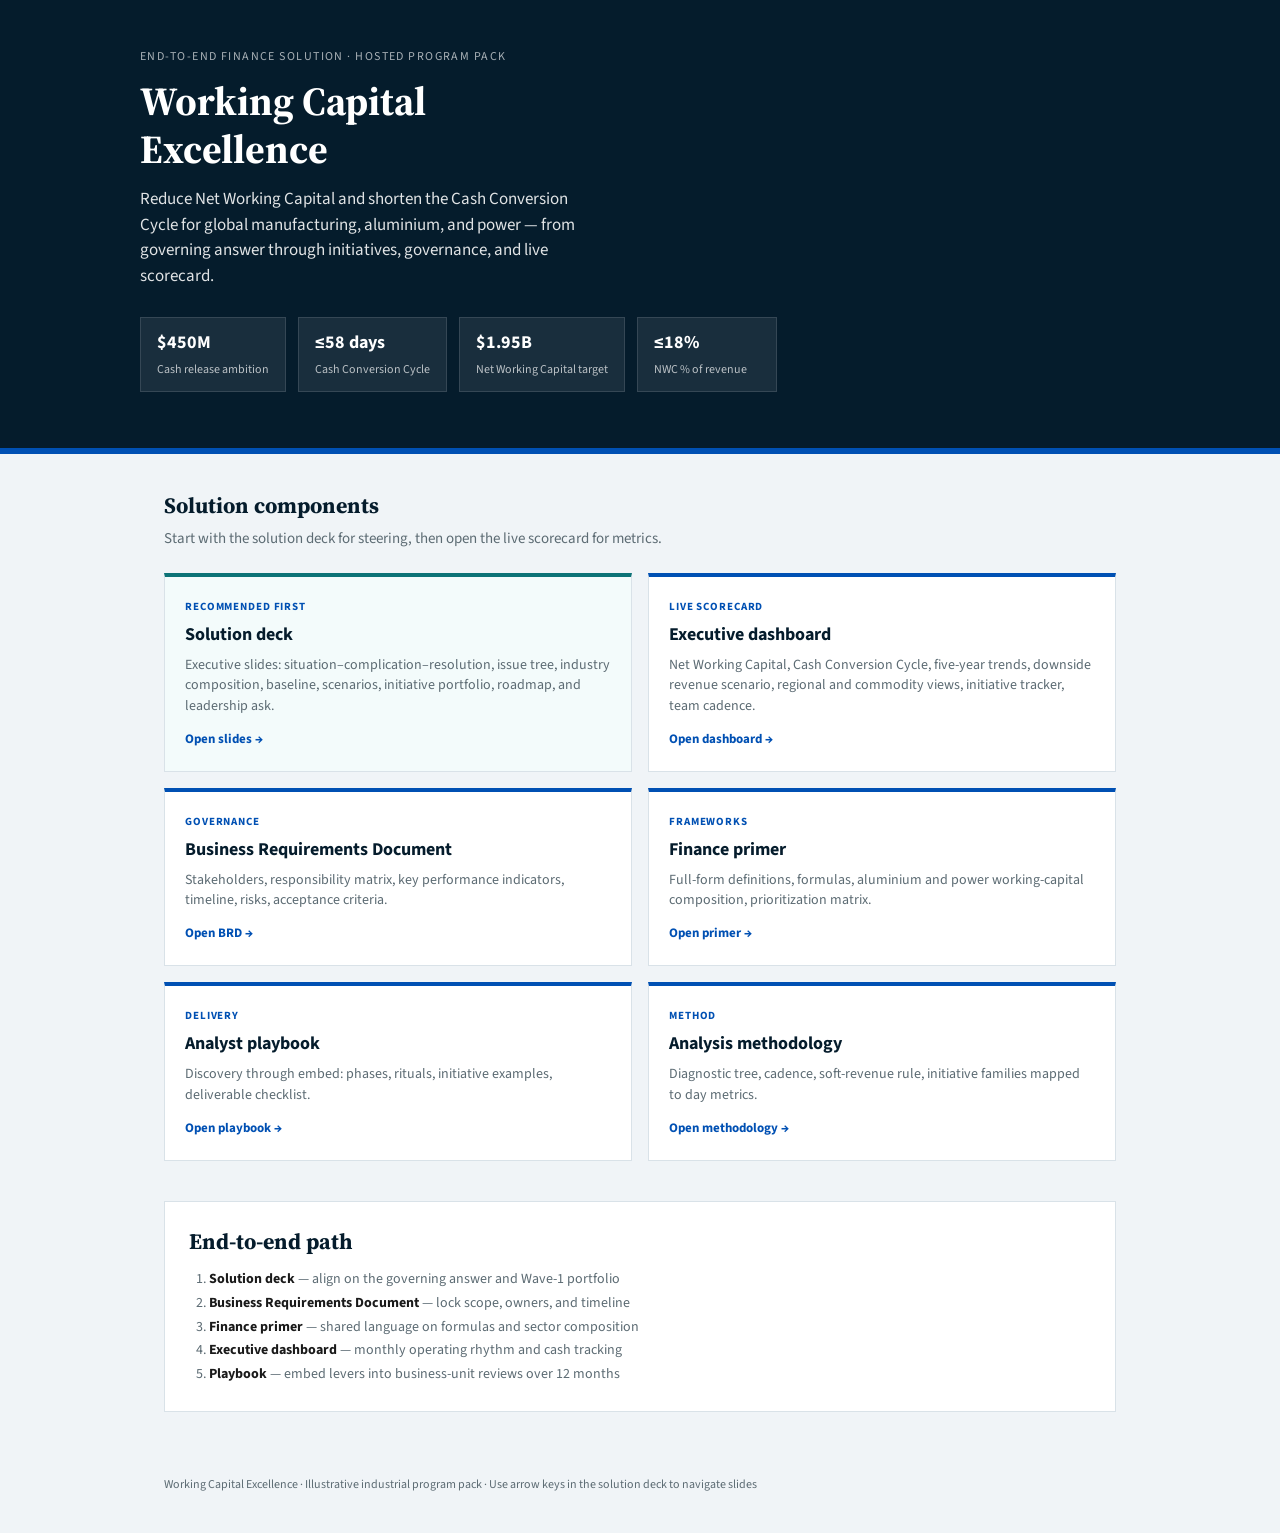
<file: index.html>
<!DOCTYPE html>
<html lang="en">
<head>
  <meta charset="UTF-8" />
  <meta name="viewport" content="width=device-width, initial-scale=1" />
  <title>Working Capital Excellence — End-to-End Solution</title>
  <link rel="preconnect" href="https://fonts.googleapis.com" />
  <link rel="preconnect" href="https://fonts.gstatic.com" crossorigin />
  <link href="https://fonts.googleapis.com/css2?family=Source+Sans+3:wght@400;600;700&family=Source+Serif+4:wght@600;700&display=swap" rel="stylesheet" />
  <style>
    :root {
      --navy: #051c2c;
      --blue: #0050b3;
      --teal: #0d7377;
      --muted: #5c6b73;
      --line: #d9e2e8;
      --bg: #f0f4f7;
    }
    * { box-sizing: border-box; }
    body {
      margin: 0;
      font-family: "Source Sans 3", system-ui, sans-serif;
      background: var(--bg);
      color: #1a1a1a;
      min-height: 100vh;
    }
    .hero {
      background: var(--navy);
      color: #fff;
      padding: 48px 24px 56px;
      border-bottom: 6px solid var(--blue);
    }
    .hero-inner { max-width: 1000px; margin: 0 auto; }
    .eyebrow {
      text-transform: uppercase;
      letter-spacing: 0.12em;
      font-size: 12px;
      opacity: 0.65;
      margin: 0 0 12px;
    }
    h1 {
      font-family: "Source Serif 4", Georgia, serif;
      font-size: clamp(28px, 4vw, 40px);
      margin: 0 0 14px;
      line-height: 1.2;
      max-width: 18ch;
    }
    .lead {
      font-size: 17px;
      line-height: 1.5;
      opacity: 0.88;
      max-width: 56ch;
      margin: 0 0 28px;
    }
    .stats {
      display: flex;
      flex-wrap: wrap;
      gap: 12px;
    }
    .stat {
      background: rgba(255, 255, 255, 0.08);
      border: 1px solid rgba(255, 255, 255, 0.12);
      padding: 12px 16px;
      min-width: 140px;
    }
    .stat b { display: block; font-size: 18px; margin-bottom: 2px; }
    .stat span { font-size: 12px; opacity: 0.7; }
    .wrap {
      max-width: 1000px;
      margin: 0 auto;
      padding: 36px 24px 64px;
    }
    h2 {
      font-family: "Source Serif 4", Georgia, serif;
      font-size: 22px;
      color: var(--navy);
      margin: 0 0 8px;
    }
    .sub {
      color: var(--muted);
      margin: 0 0 24px;
      font-size: 15px;
    }
    .cards {
      display: grid;
      grid-template-columns: repeat(2, 1fr);
      gap: 16px;
    }
    @media (max-width: 720px) {
      .cards { grid-template-columns: 1fr; }
    }
    a.card {
      display: block;
      background: #fff;
      border: 1px solid var(--line);
      border-top: 4px solid var(--blue);
      padding: 22px 20px;
      text-decoration: none;
      color: inherit;
      transition: box-shadow 0.15s, transform 0.15s;
    }
    a.card:hover {
      box-shadow: 0 8px 24px rgba(5, 28, 44, 0.12);
      transform: translateY(-2px);
    }
    a.card.primary { border-top-color: var(--teal); background: #f3fbfb; }
    a.card .tag {
      font-size: 11px;
      font-weight: 700;
      text-transform: uppercase;
      letter-spacing: 0.08em;
      color: var(--blue);
      margin-bottom: 8px;
    }
    a.card h3 {
      margin: 0 0 8px;
      font-size: 18px;
      color: var(--navy);
    }
    a.card p {
      margin: 0;
      font-size: 14px;
      color: var(--muted);
      line-height: 1.45;
    }
    a.card .go {
      display: inline-block;
      margin-top: 14px;
      font-size: 13px;
      font-weight: 700;
      color: var(--blue);
    }
    .journey {
      margin-top: 40px;
      background: #fff;
      border: 1px solid var(--line);
      padding: 24px;
    }
    .journey ol {
      margin: 12px 0 0;
      padding-left: 20px;
      color: var(--muted);
      font-size: 14px;
      line-height: 1.7;
    }
    .journey strong { color: #1a1a1a; }
    footer {
      max-width: 1000px;
      margin: 0 auto;
      padding: 0 24px 40px;
      font-size: 12px;
      color: var(--muted);
    }
  </style>
</head>
<body>
  <header class="hero">
    <div class="hero-inner">
      <p class="eyebrow">End-to-end finance solution · Hosted program pack</p>
      <h1>Working Capital Excellence</h1>
      <p class="lead">
        Reduce Net Working Capital and shorten the Cash Conversion Cycle for global manufacturing,
        aluminium, and power — from governing answer through initiatives, governance, and live scorecard.
      </p>
      <div class="stats">
        <div class="stat"><b>$450M</b><span>Cash release ambition</span></div>
        <div class="stat"><b>≤58 days</b><span>Cash Conversion Cycle</span></div>
        <div class="stat"><b>$1.95B</b><span>Net Working Capital target</span></div>
        <div class="stat"><b>≤18%</b><span>NWC % of revenue</span></div>
      </div>
    </div>
  </header>

  <main class="wrap">
    <h2>Solution components</h2>
    <p class="sub">Start with the solution deck for steering, then open the live scorecard for metrics.</p>

    <div class="cards">
      <a class="card primary" href="solution/">
        <div class="tag">Recommended first</div>
        <h3>Solution deck</h3>
        <p>
          Executive slides: situation–complication–resolution, issue tree, industry composition,
          baseline, scenarios, initiative portfolio, roadmap, and leadership ask.
        </p>
        <span class="go">Open slides →</span>
      </a>
      <a class="card" href="dashboard/">
        <div class="tag">Live scorecard</div>
        <h3>Executive dashboard</h3>
        <p>
          Net Working Capital, Cash Conversion Cycle, five-year trends, downside revenue scenario,
          regional and commodity views, initiative tracker, team cadence.
        </p>
        <span class="go">Open dashboard →</span>
      </a>
      <a class="card" href="docs/BRD.md">
        <div class="tag">Governance</div>
        <h3>Business Requirements Document</h3>
        <p>Stakeholders, responsibility matrix, key performance indicators, timeline, risks, acceptance criteria.</p>
        <span class="go">Open BRD →</span>
      </a>
      <a class="card" href="docs/working-capital-finance-primer.md">
        <div class="tag">Frameworks</div>
        <h3>Finance primer</h3>
        <p>Full-form definitions, formulas, aluminium and power working-capital composition, prioritization matrix.</p>
        <span class="go">Open primer →</span>
      </a>
      <a class="card" href="docs/e2e-analyst-playbook.md">
        <div class="tag">Delivery</div>
        <h3>Analyst playbook</h3>
        <p>Discovery through embed: phases, rituals, initiative examples, deliverable checklist.</p>
        <span class="go">Open playbook →</span>
      </a>
      <a class="card" href="docs/analysis-methodology.md">
        <div class="tag">Method</div>
        <h3>Analysis methodology</h3>
        <p>Diagnostic tree, cadence, soft-revenue rule, initiative families mapped to day metrics.</p>
        <span class="go">Open methodology →</span>
      </a>
    </div>

    <div class="journey">
      <h2>End-to-end path</h2>
      <ol>
        <li><strong>Solution deck</strong> — align on the governing answer and Wave-1 portfolio</li>
        <li><strong>Business Requirements Document</strong> — lock scope, owners, and timeline</li>
        <li><strong>Finance primer</strong> — shared language on formulas and sector composition</li>
        <li><strong>Executive dashboard</strong> — monthly operating rhythm and cash tracking</li>
        <li><strong>Playbook</strong> — embed levers into business-unit reviews over 12 months</li>
      </ol>
    </div>
  </main>

  <footer>
    Working Capital Excellence · Illustrative industrial program pack · Use arrow keys in the solution deck to navigate slides
  </footer>
</body>
</html>
</file>
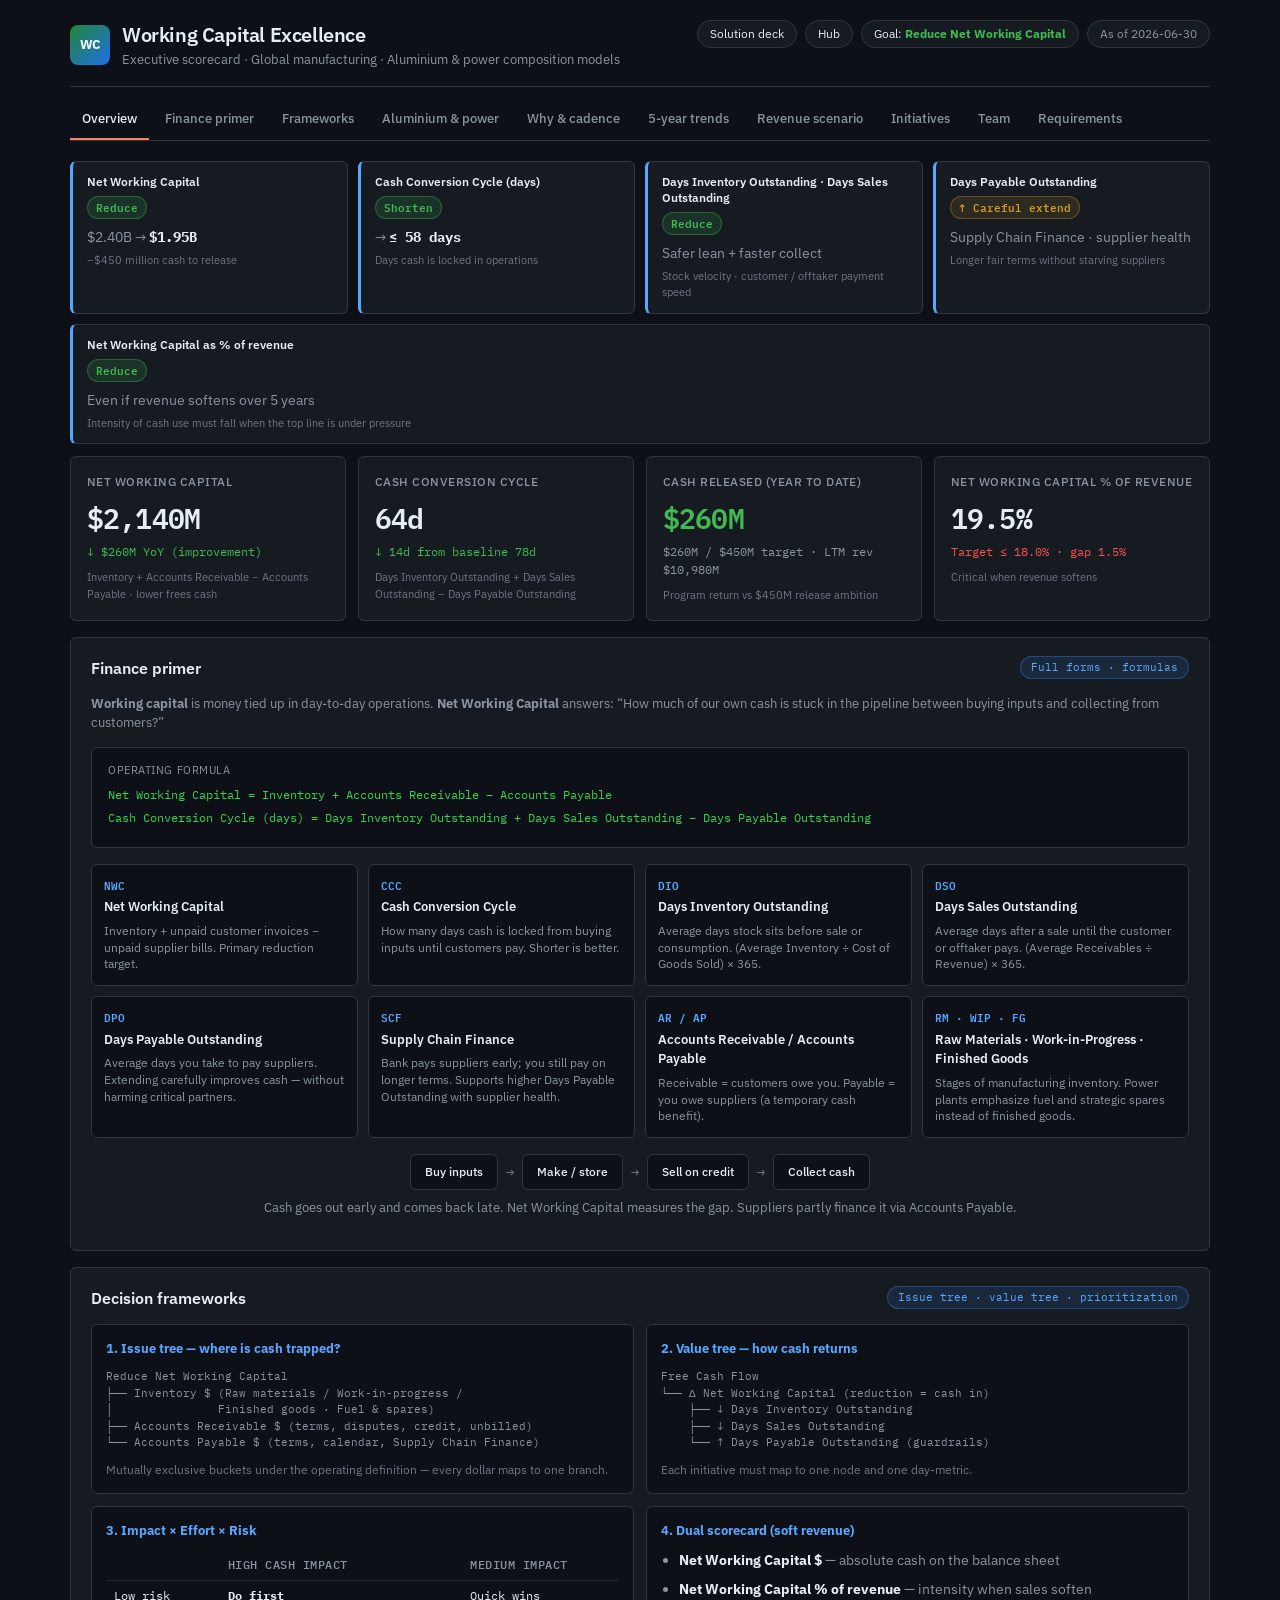
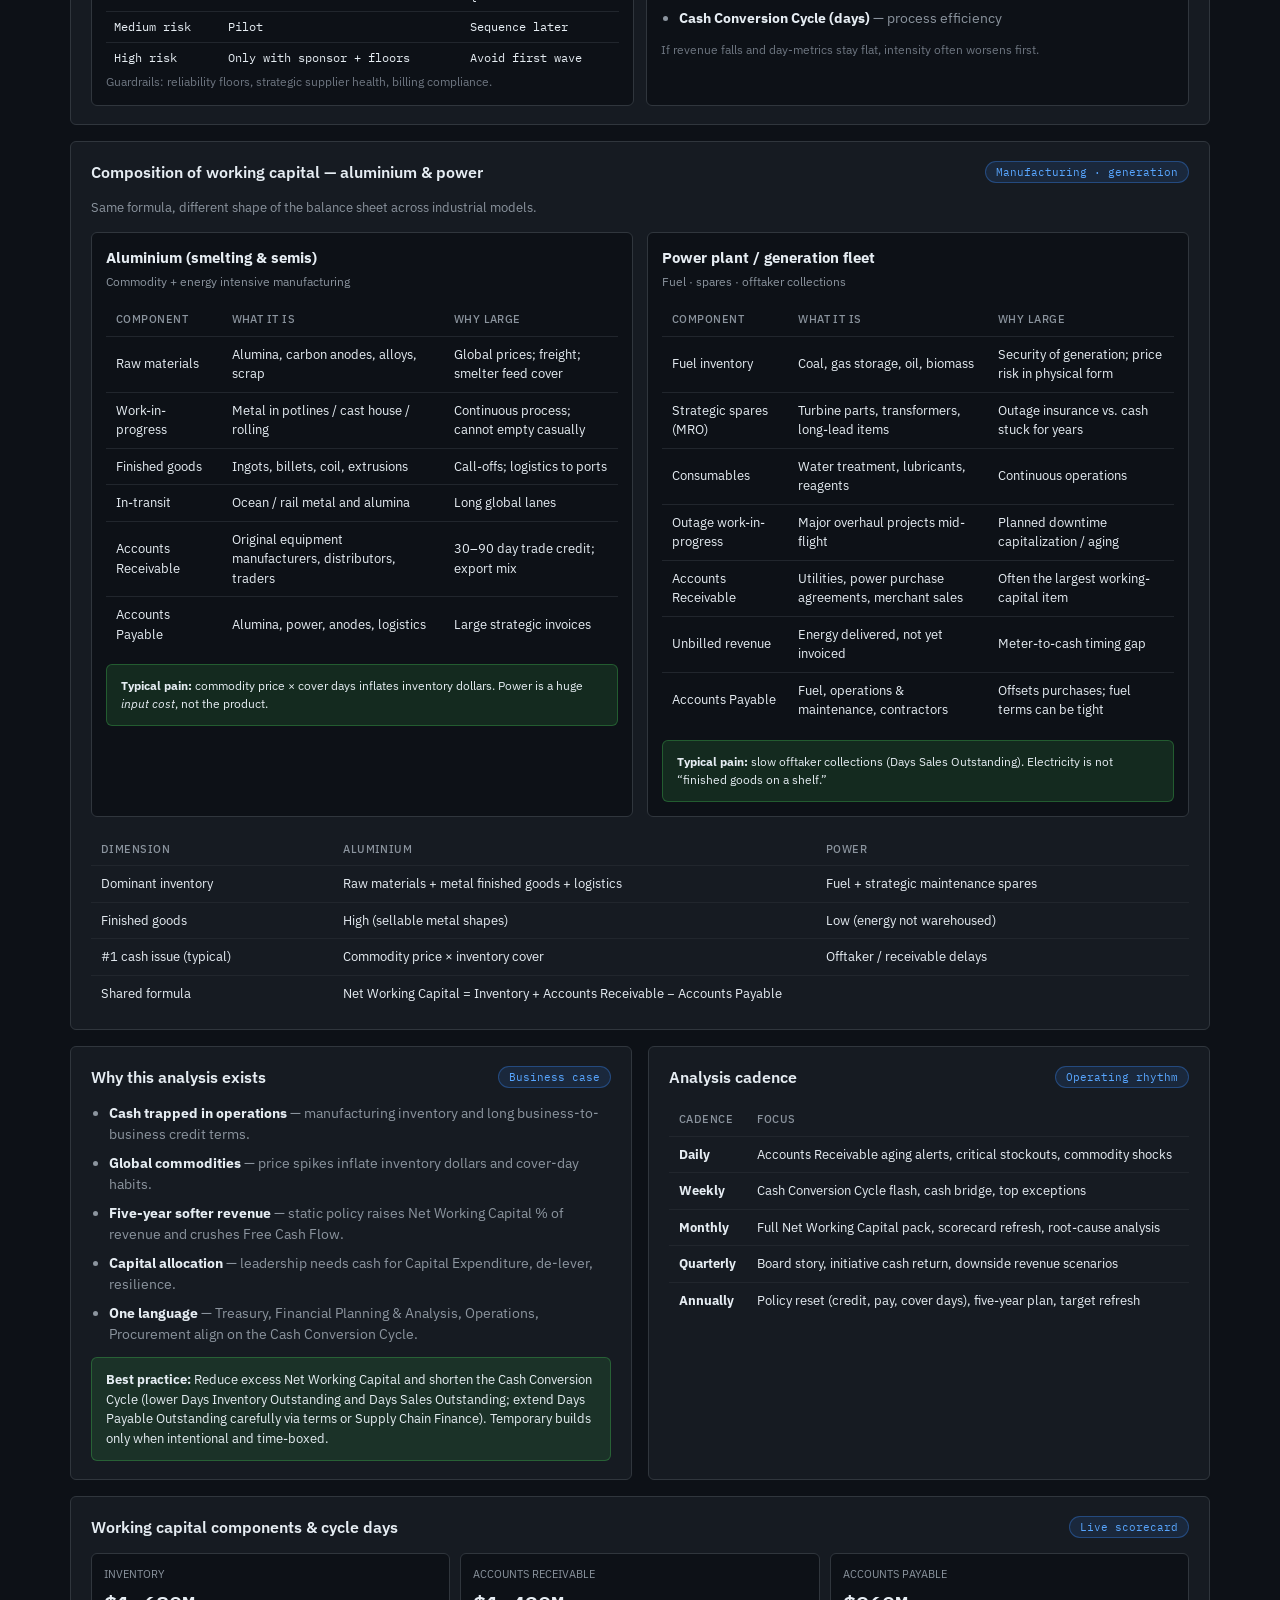
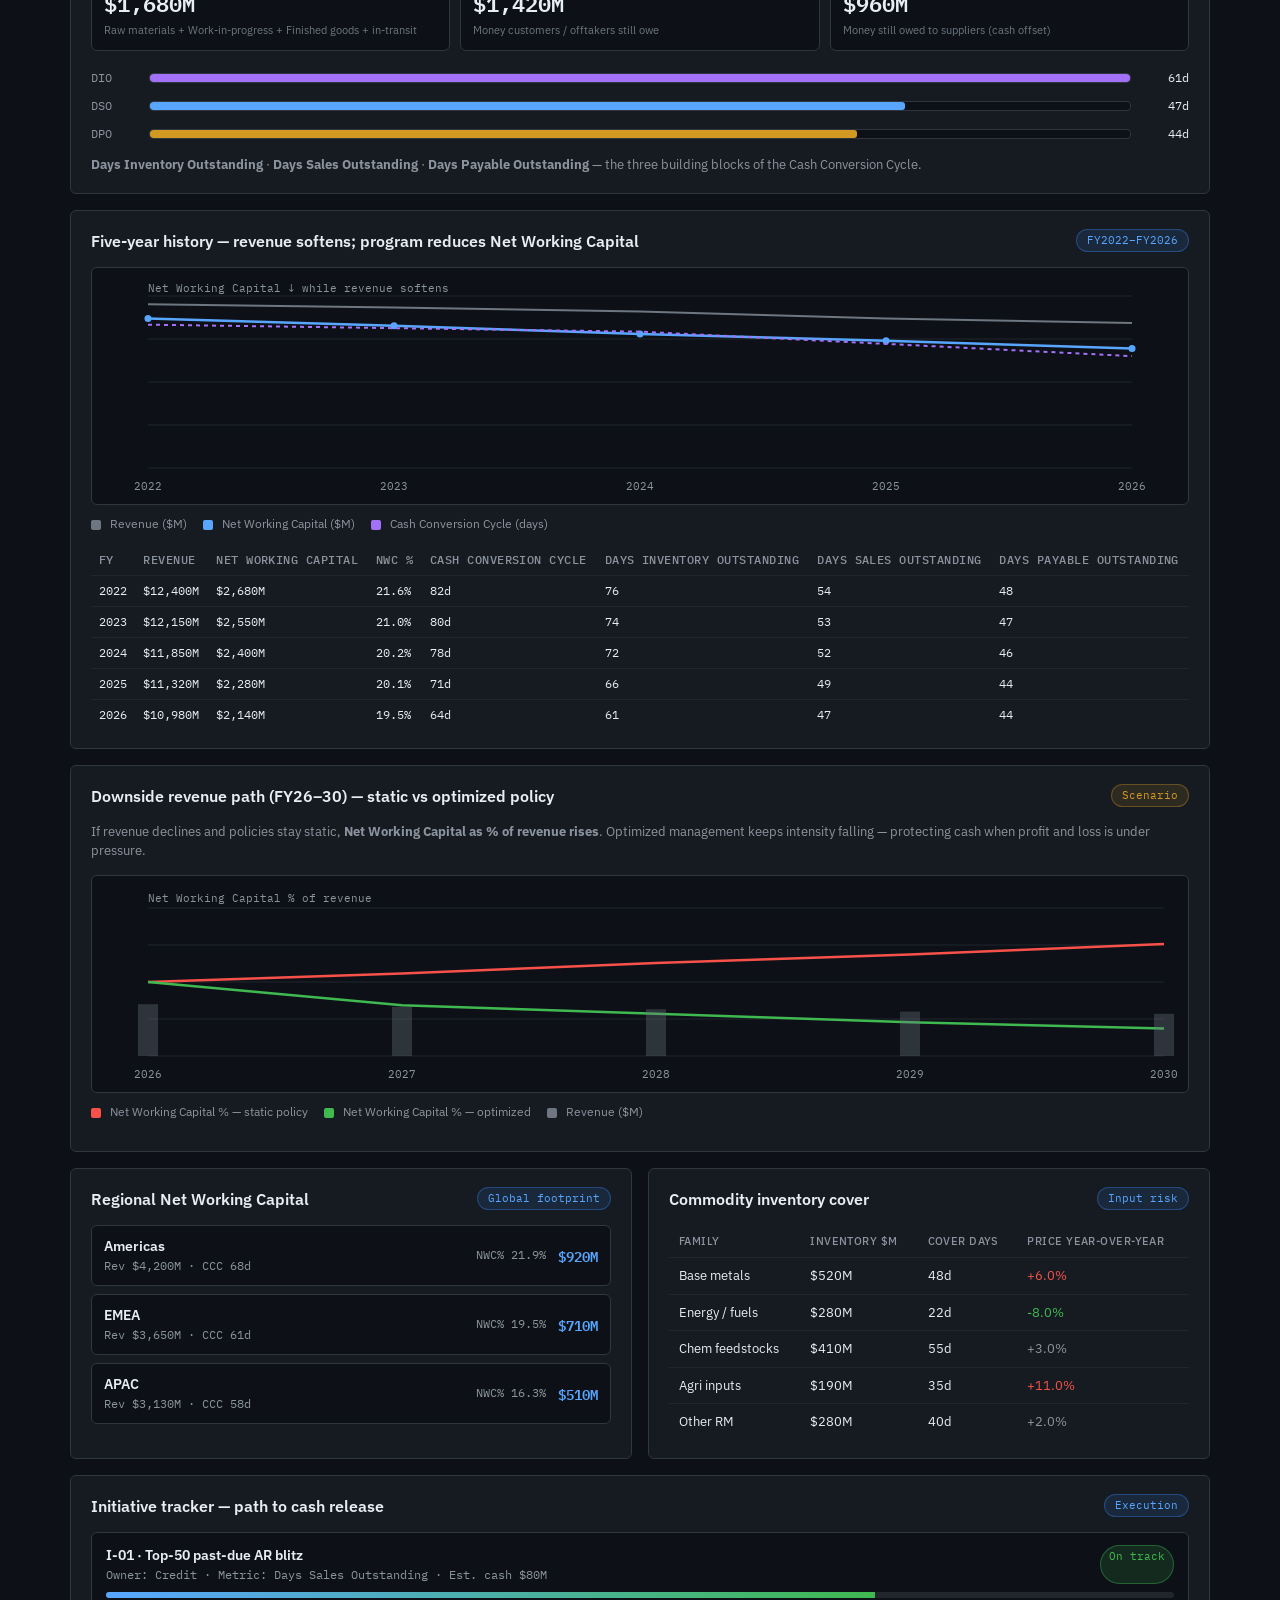
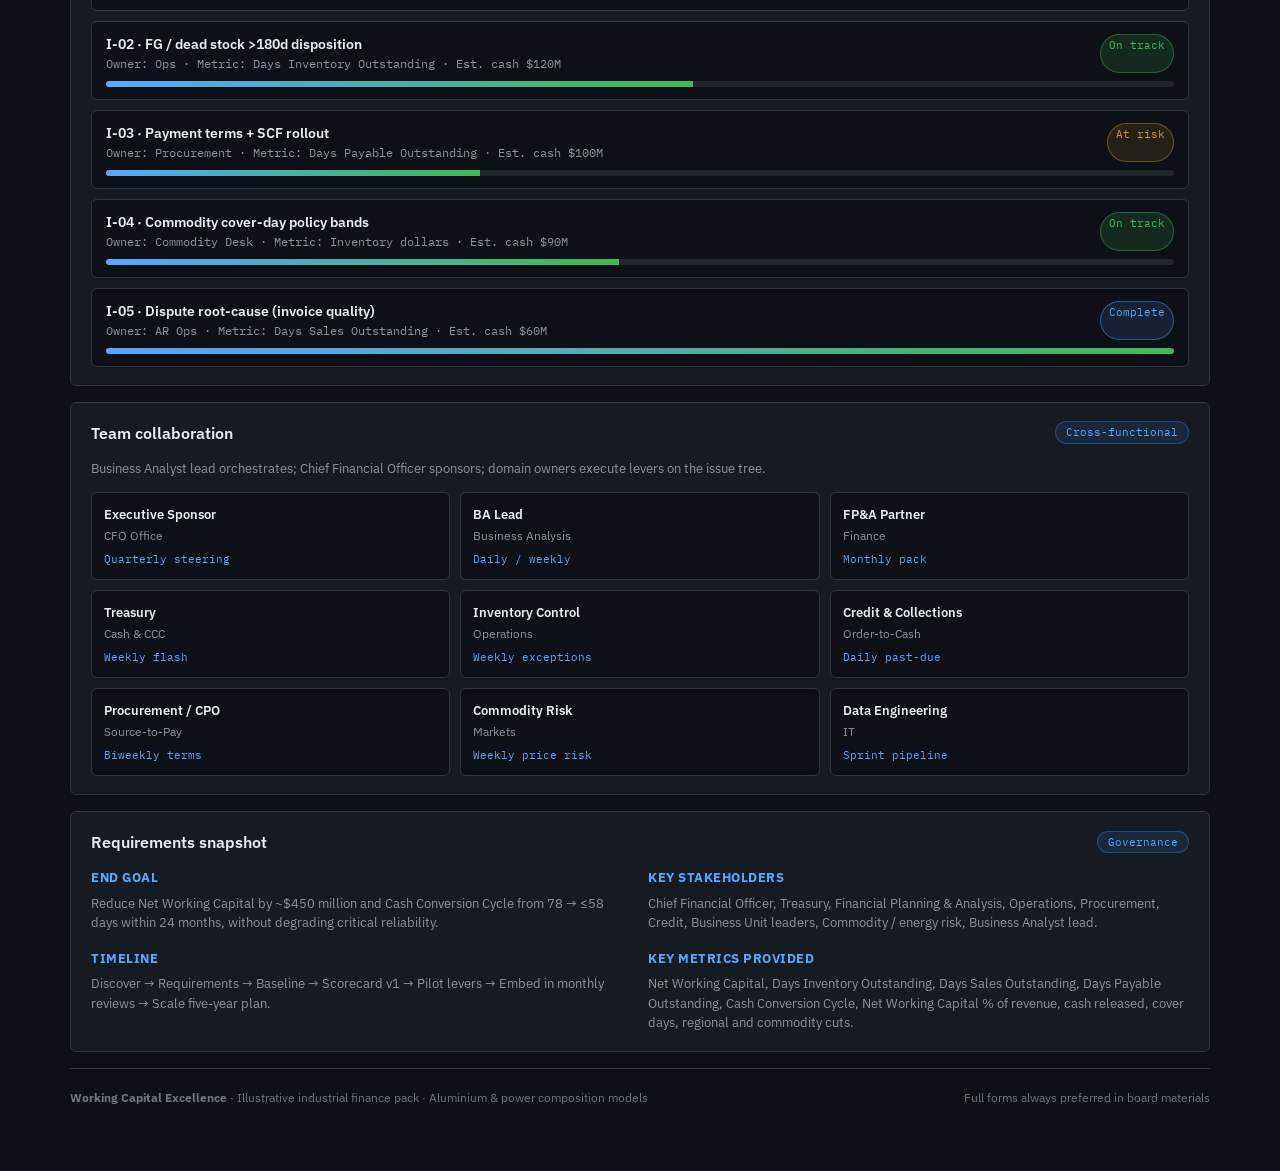
<file: dashboard/index.html>
<!DOCTYPE html>
<html lang="en">
<head>
  <meta charset="UTF-8" />
  <meta name="viewport" content="width=device-width, initial-scale=1" />
  <title>Working Capital Excellence · Executive Scorecard</title>
  <link rel="stylesheet" href="styles.css" />
  <link rel="preconnect" href="https://fonts.googleapis.com" />
  <link rel="preconnect" href="https://fonts.gstatic.com" crossorigin />
  <link href="https://fonts.googleapis.com/css2?family=IBM+Plex+Mono:wght@400;500;600&family=IBM+Plex+Sans:wght@400;500;600;700&display=swap" rel="stylesheet" />
</head>
<body>
  <div class="page">
    <header class="topbar">
      <div class="brand">
        <div class="mark-box">WC</div>
        <div>
          <div class="brand-title">Working Capital Excellence</div>
          <div class="brand-sub">Executive scorecard · Global manufacturing · Aluminium &amp; power composition models</div>
        </div>
      </div>
      <div class="top-meta">
        <a class="pill" href="../solution/" style="text-decoration:none">Solution deck</a>
        <a class="pill" href="../" style="text-decoration:none">Hub</a>
        <span class="pill">Goal: <strong>Reduce Net Working Capital</strong></span>
        <span class="pill muted" id="asOf">As of —</span>
      </div>
    </header>

    <nav class="tabs">
      <a class="tab active" href="#overview">Overview</a>
      <a class="tab" href="#primer">Finance primer</a>
      <a class="tab" href="#frameworks">Frameworks</a>
      <a class="tab" href="#industry">Aluminium &amp; power</a>
      <a class="tab" href="#why">Why &amp; cadence</a>
      <a class="tab" href="#trends">5-year trends</a>
      <a class="tab" href="#scenario">Revenue scenario</a>
      <a class="tab" href="#initiatives">Initiatives</a>
      <a class="tab" href="#team">Team</a>
      <a class="tab" href="#brd">Requirements</a>
    </nav>

    <!-- Targets strip with FULL FORMS -->
    <section class="targets-strip" id="overview">
      <div class="target-card">
        <div class="target-label">Net Working Capital</div>
        <div class="target-dir reduce">Reduce</div>
        <div class="target-goal">$2.40B → <strong>$1.95B</strong></div>
        <div class="target-note">−$450 million cash to release</div>
      </div>
      <div class="target-card">
        <div class="target-label">Cash Conversion Cycle (days)</div>
        <div class="target-dir reduce">Shorten</div>
        <div class="target-goal">→ <strong>≤ 58 days</strong></div>
        <div class="target-note">Days cash is locked in operations</div>
      </div>
      <div class="target-card">
        <div class="target-label">Days Inventory Outstanding · Days Sales Outstanding</div>
        <div class="target-dir reduce">Reduce</div>
        <div class="target-goal">Safer lean + faster collect</div>
        <div class="target-note">Stock velocity · customer / offtaker payment speed</div>
      </div>
      <div class="target-card">
        <div class="target-label">Days Payable Outstanding</div>
        <div class="target-dir extend">↑ Careful extend</div>
        <div class="target-goal">Supply Chain Finance · supplier health</div>
        <div class="target-note">Longer fair terms without starving suppliers</div>
      </div>
      <div class="target-card wide">
        <div class="target-label">Net Working Capital as % of revenue</div>
        <div class="target-dir reduce">Reduce</div>
        <div class="target-goal">Even if revenue softens over 5 years</div>
        <div class="target-note">Intensity of cash use must fall when the top line is under pressure</div>
      </div>
    </section>

    <section class="hero-strip">
      <div class="stat-card">
        <div class="stat-label">Net Working Capital</div>
        <div class="stat-value" id="nwc">—</div>
        <div class="stat-delta good" id="nwcDelta">—</div>
        <div class="stat-hint">Inventory + Accounts Receivable − Accounts Payable · lower frees cash</div>
      </div>
      <div class="stat-card">
        <div class="stat-label">Cash Conversion Cycle</div>
        <div class="stat-value" id="ccc">—</div>
        <div class="stat-delta good" id="cccDelta">—</div>
        <div class="stat-hint">Days Inventory Outstanding + Days Sales Outstanding − Days Payable Outstanding</div>
      </div>
      <div class="stat-card">
        <div class="stat-label">Cash released (year to date)</div>
        <div class="stat-value accent" id="cashRel">—</div>
        <div class="stat-delta" id="cashTarget">—</div>
        <div class="stat-hint">Program return vs $450M release ambition</div>
      </div>
      <div class="stat-card">
        <div class="stat-label">Net Working Capital % of revenue</div>
        <div class="stat-value" id="nwcPct">—</div>
        <div class="stat-delta" id="nwcPctTarget">—</div>
        <div class="stat-hint">Critical when revenue softens</div>
      </div>
    </section>

    <!-- Finance primer -->
    <section class="panel" id="primer">
      <div class="panel-head">
        <h2>Finance primer</h2>
        <span class="badge">Full forms · formulas</span>
      </div>
      <p class="panel-lead">
        <strong>Working capital</strong> is money tied up in day-to-day operations.
        <strong>Net Working Capital</strong> answers: “How much of our own cash is stuck in the pipeline between buying inputs and collecting from customers?”
      </p>

      <div class="formula-box">
        <div class="formula-title">Operating formula</div>
        <code>Net Working Capital = Inventory + Accounts Receivable − Accounts Payable</code>
        <code>Cash Conversion Cycle (days) = Days Inventory Outstanding + Days Sales Outstanding − Days Payable Outstanding</code>
      </div>

      <div class="glossary-grid">
        <div class="gloss-card">
          <div class="abbr">NWC</div>
          <div class="full">Net Working Capital</div>
          <p>Inventory + unpaid customer invoices − unpaid supplier bills. Primary reduction target.</p>
        </div>
        <div class="gloss-card">
          <div class="abbr">CCC</div>
          <div class="full">Cash Conversion Cycle</div>
          <p>How many days cash is locked from buying inputs until customers pay. Shorter is better.</p>
        </div>
        <div class="gloss-card">
          <div class="abbr">DIO</div>
          <div class="full">Days Inventory Outstanding</div>
          <p>Average days stock sits before sale or consumption. (Average Inventory ÷ Cost of Goods Sold) × 365.</p>
        </div>
        <div class="gloss-card">
          <div class="abbr">DSO</div>
          <div class="full">Days Sales Outstanding</div>
          <p>Average days after a sale until the customer or offtaker pays. (Average Receivables ÷ Revenue) × 365.</p>
        </div>
        <div class="gloss-card">
          <div class="abbr">DPO</div>
          <div class="full">Days Payable Outstanding</div>
          <p>Average days you take to pay suppliers. Extending carefully improves cash — without harming critical partners.</p>
        </div>
        <div class="gloss-card">
          <div class="abbr">SCF</div>
          <div class="full">Supply Chain Finance</div>
          <p>Bank pays suppliers early; you still pay on longer terms. Supports higher Days Payable Outstanding with supplier health.</p>
        </div>
        <div class="gloss-card">
          <div class="abbr">AR / AP</div>
          <div class="full">Accounts Receivable / Accounts Payable</div>
          <p>Receivable = customers owe you. Payable = you owe suppliers (a temporary cash benefit).</p>
        </div>
        <div class="gloss-card">
          <div class="abbr">RM · WIP · FG</div>
          <div class="full">Raw Materials · Work-in-Progress · Finished Goods</div>
          <p>Stages of manufacturing inventory. Power plants emphasize fuel and strategic spares instead of finished goods.</p>
        </div>
      </div>

      <div class="pipeline">
        <div class="pipe-step">Buy inputs</div>
        <div class="pipe-arrow">→</div>
        <div class="pipe-step">Make / store</div>
        <div class="pipe-arrow">→</div>
        <div class="pipe-step">Sell on credit</div>
        <div class="pipe-arrow">→</div>
        <div class="pipe-step">Collect cash</div>
      </div>
      <p class="panel-lead center-note">Cash goes out early and comes back late. Net Working Capital measures the gap. Suppliers partly finance it via Accounts Payable.</p>
    </section>

    <!-- Frameworks -->
    <section class="panel" id="frameworks">
      <div class="panel-head">
        <h2>Decision frameworks</h2>
        <span class="badge">Issue tree · value tree · prioritization</span>
      </div>
      <div class="fw-grid">
        <div class="fw-card">
          <h3>1. Issue tree — where is cash trapped?</h3>
          <pre class="tree">Reduce Net Working Capital
├── Inventory $ (Raw materials / Work-in-progress /
│               Finished goods · Fuel &amp; spares)
├── Accounts Receivable $ (terms, disputes, credit, unbilled)
└── Accounts Payable $ (terms, calendar, Supply Chain Finance)</pre>
          <p class="fw-note">Mutually exclusive buckets under the operating definition — every dollar maps to one branch.</p>
        </div>
        <div class="fw-card">
          <h3>2. Value tree — how cash returns</h3>
          <pre class="tree">Free Cash Flow
└── Δ Net Working Capital (reduction = cash in)
    ├── ↓ Days Inventory Outstanding
    ├── ↓ Days Sales Outstanding
    └── ↑ Days Payable Outstanding (guardrails)</pre>
          <p class="fw-note">Each initiative must map to one node and one day-metric.</p>
        </div>
        <div class="fw-card">
          <h3>3. Impact × Effort × Risk</h3>
          <table class="data-table compact">
            <thead><tr><th></th><th>High cash impact</th><th>Medium impact</th></tr></thead>
            <tbody>
              <tr><td>Low risk</td><td><strong>Do first</strong></td><td>Quick wins</td></tr>
              <tr><td>Medium risk</td><td>Pilot</td><td>Sequence later</td></tr>
              <tr><td>High risk</td><td>Only with sponsor + floors</td><td>Avoid first wave</td></tr>
            </tbody>
          </table>
          <p class="fw-note">Guardrails: reliability floors, strategic supplier health, billing compliance.</p>
        </div>
        <div class="fw-card">
          <h3>4. Dual scorecard (soft revenue)</h3>
          <ul class="why-list">
            <li><strong>Net Working Capital $</strong> — absolute cash on the balance sheet</li>
            <li><strong>Net Working Capital % of revenue</strong> — intensity when sales soften</li>
            <li><strong>Cash Conversion Cycle (days)</strong> — process efficiency</li>
          </ul>
          <p class="fw-note">If revenue falls and day-metrics stay flat, intensity often worsens first.</p>
        </div>
      </div>
    </section>

    <!-- Industry composition -->
    <section class="panel" id="industry">
      <div class="panel-head">
        <h2>Composition of working capital — aluminium &amp; power</h2>
        <span class="badge">Manufacturing · generation</span>
      </div>
      <p class="panel-lead">Same formula, different shape of the balance sheet across industrial models.</p>

      <div class="industry-grid">
        <div class="industry-card">
          <h3>Aluminium (smelting &amp; semis)</h3>
          <p class="industry-tag">Commodity + energy intensive manufacturing</p>
          <table class="data-table">
            <thead><tr><th>Component</th><th>What it is</th><th>Why large</th></tr></thead>
            <tbody>
              <tr><td>Raw materials</td><td>Alumina, carbon anodes, alloys, scrap</td><td>Global prices; freight; smelter feed cover</td></tr>
              <tr><td>Work-in-progress</td><td>Metal in potlines / cast house / rolling</td><td>Continuous process; cannot empty casually</td></tr>
              <tr><td>Finished goods</td><td>Ingots, billets, coil, extrusions</td><td>Call-offs; logistics to ports</td></tr>
              <tr><td>In-transit</td><td>Ocean / rail metal and alumina</td><td>Long global lanes</td></tr>
              <tr><td>Accounts Receivable</td><td>Original equipment manufacturers, distributors, traders</td><td>30–90 day trade credit; export mix</td></tr>
              <tr><td>Accounts Payable</td><td>Alumina, power, anodes, logistics</td><td>Large strategic invoices</td></tr>
            </tbody>
          </table>
          <div class="callout tight">
            <strong>Typical pain:</strong> commodity price × cover days inflates inventory dollars.
            Power is a huge <em>input cost</em>, not the product.
          </div>
        </div>

        <div class="industry-card">
          <h3>Power plant / generation fleet</h3>
          <p class="industry-tag">Fuel · spares · offtaker collections</p>
          <table class="data-table">
            <thead><tr><th>Component</th><th>What it is</th><th>Why large</th></tr></thead>
            <tbody>
              <tr><td>Fuel inventory</td><td>Coal, gas storage, oil, biomass</td><td>Security of generation; price risk in physical form</td></tr>
              <tr><td>Strategic spares (MRO)</td><td>Turbine parts, transformers, long-lead items</td><td>Outage insurance vs. cash stuck for years</td></tr>
              <tr><td>Consumables</td><td>Water treatment, lubricants, reagents</td><td>Continuous operations</td></tr>
              <tr><td>Outage work-in-progress</td><td>Major overhaul projects mid-flight</td><td>Planned downtime capitalization / aging</td></tr>
              <tr><td>Accounts Receivable</td><td>Utilities, power purchase agreements, merchant sales</td><td>Often the largest working-capital item</td></tr>
              <tr><td>Unbilled revenue</td><td>Energy delivered, not yet invoiced</td><td>Meter-to-cash timing gap</td></tr>
              <tr><td>Accounts Payable</td><td>Fuel, operations &amp; maintenance, contractors</td><td>Offsets purchases; fuel terms can be tight</td></tr>
            </tbody>
          </table>
          <div class="callout tight">
            <strong>Typical pain:</strong> slow offtaker collections (Days Sales Outstanding).
            Electricity is not “finished goods on a shelf.”
          </div>
        </div>
      </div>

      <table class="data-table" style="margin-top:16px">
        <thead>
          <tr>
            <th>Dimension</th>
            <th>Aluminium</th>
            <th>Power</th>
          </tr>
        </thead>
        <tbody>
          <tr>
            <td>Dominant inventory</td>
            <td>Raw materials + metal finished goods + logistics</td>
            <td>Fuel + strategic maintenance spares</td>
          </tr>
          <tr>
            <td>Finished goods</td>
            <td>High (sellable metal shapes)</td>
            <td>Low (energy not warehoused)</td>
          </tr>
          <tr>
            <td>#1 cash issue (typical)</td>
            <td>Commodity price × inventory cover</td>
            <td>Offtaker / receivable delays</td>
          </tr>
          <tr>
            <td>Shared formula</td>
            <td colspan="2">Net Working Capital = Inventory + Accounts Receivable − Accounts Payable</td>
          </tr>
        </tbody>
      </table>
    </section>

    <div class="grid-2">
      <section class="panel" id="why">
        <div class="panel-head">
          <h2>Why this analysis exists</h2>
          <span class="badge">Business case</span>
        </div>
        <ul class="why-list">
          <li><strong>Cash trapped in operations</strong> — manufacturing inventory and long business-to-business credit terms.</li>
          <li><strong>Global commodities</strong> — price spikes inflate inventory dollars and cover-day habits.</li>
          <li><strong>Five-year softer revenue</strong> — static policy raises Net Working Capital % of revenue and crushes Free Cash Flow.</li>
          <li><strong>Capital allocation</strong> — leadership needs cash for Capital Expenditure, de-lever, resilience.</li>
          <li><strong>One language</strong> — Treasury, Financial Planning &amp; Analysis, Operations, Procurement align on the Cash Conversion Cycle.</li>
        </ul>
        <div class="callout">
          <strong>Best practice:</strong> Reduce excess Net Working Capital and shorten the Cash Conversion Cycle
          (lower Days Inventory Outstanding and Days Sales Outstanding; extend Days Payable Outstanding carefully via terms or Supply Chain Finance).
          Temporary builds only when intentional and time-boxed.
        </div>
      </section>

      <section class="panel">
        <div class="panel-head">
          <h2>Analysis cadence</h2>
          <span class="badge">Operating rhythm</span>
        </div>
        <table class="data-table" id="freqTable">
          <thead>
            <tr><th>Cadence</th><th>Focus</th></tr>
          </thead>
          <tbody></tbody>
        </table>
      </section>
    </div>

    <section class="panel">
      <div class="panel-head">
        <h2>Working capital components &amp; cycle days</h2>
        <span class="badge">Live scorecard</span>
      </div>
      <div class="kpi-row" id="componentKpis"></div>
      <div class="bars" id="cycleBars"></div>
      <p class="panel-lead" style="margin-top:12px;margin-bottom:0">
        <strong>Days Inventory Outstanding</strong> · <strong>Days Sales Outstanding</strong> · <strong>Days Payable Outstanding</strong>
        — the three building blocks of the Cash Conversion Cycle.
      </p>
    </section>

    <section class="panel" id="trends">
      <div class="panel-head">
        <h2>Five-year history — revenue softens; program reduces Net Working Capital</h2>
        <span class="badge">FY2022–FY2026</span>
      </div>
      <div class="chart-wrap">
        <canvas id="trendChart" height="120"></canvas>
      </div>
      <div class="legend">
        <span><i class="swatch rev"></i> Revenue ($M)</span>
        <span><i class="swatch nwc"></i> Net Working Capital ($M)</span>
        <span><i class="swatch ccc"></i> Cash Conversion Cycle (days)</span>
      </div>
      <table class="data-table compact" id="yearTable">
        <thead>
          <tr>
            <th>FY</th>
            <th>Revenue</th>
            <th>Net Working Capital</th>
            <th>NWC %</th>
            <th>Cash Conversion Cycle</th>
            <th>Days Inventory Outstanding</th>
            <th>Days Sales Outstanding</th>
            <th>Days Payable Outstanding</th>
          </tr>
        </thead>
        <tbody></tbody>
      </table>
    </section>

    <section class="panel" id="scenario">
      <div class="panel-head">
        <h2>Downside revenue path (FY26–30) — static vs optimized policy</h2>
        <span class="badge warn">Scenario</span>
      </div>
      <p class="panel-lead">
        If revenue declines and policies stay static, <strong>Net Working Capital as % of revenue rises</strong>.
        Optimized management keeps intensity falling — protecting cash when profit and loss is under pressure.
      </p>
      <div class="chart-wrap">
        <canvas id="scenarioChart" height="110"></canvas>
      </div>
      <div class="legend">
        <span><i class="swatch bad"></i> Net Working Capital % — static policy</span>
        <span><i class="swatch good"></i> Net Working Capital % — optimized</span>
        <span><i class="swatch rev"></i> Revenue ($M)</span>
      </div>
    </section>

    <div class="grid-2">
      <section class="panel">
        <div class="panel-head">
          <h2>Regional Net Working Capital</h2>
          <span class="badge">Global footprint</span>
        </div>
        <div id="regionCards" class="region-cards"></div>
      </section>

      <section class="panel">
        <div class="panel-head">
          <h2>Commodity inventory cover</h2>
          <span class="badge">Input risk</span>
        </div>
        <table class="data-table" id="commodityTable">
          <thead>
            <tr><th>Family</th><th>Inventory $M</th><th>Cover days</th><th>Price year-over-year</th></tr>
          </thead>
          <tbody></tbody>
        </table>
      </section>
    </div>

    <section class="panel" id="initiatives">
      <div class="panel-head">
        <h2>Initiative tracker — path to cash release</h2>
        <span class="badge">Execution</span>
      </div>
      <div id="initList" class="init-list"></div>
    </section>

    <section class="panel" id="team">
      <div class="panel-head">
        <h2>Team collaboration</h2>
        <span class="badge">Cross-functional</span>
      </div>
      <p class="panel-lead">Business Analyst lead orchestrates; Chief Financial Officer sponsors; domain owners execute levers on the issue tree.</p>
      <div id="teamGrid" class="team-grid"></div>
    </section>

    <section class="panel" id="brd">
      <div class="panel-head">
        <h2>Requirements snapshot</h2>
        <span class="badge">Governance</span>
      </div>
      <div class="brd-grid">
        <div>
          <h3>End goal</h3>
          <p>Reduce Net Working Capital by ~$450 million and Cash Conversion Cycle from 78 → ≤58 days within 24 months, without degrading critical reliability.</p>
        </div>
        <div>
          <h3>Key stakeholders</h3>
          <p>Chief Financial Officer, Treasury, Financial Planning &amp; Analysis, Operations, Procurement, Credit, Business Unit leaders, Commodity / energy risk, Business Analyst lead.</p>
        </div>
        <div>
          <h3>Timeline</h3>
          <p>Discover → Requirements → Baseline → Scorecard v1 → Pilot levers → Embed in monthly reviews → Scale five-year plan.</p>
        </div>
        <div>
          <h3>Key metrics provided</h3>
          <p>Net Working Capital, Days Inventory Outstanding, Days Sales Outstanding, Days Payable Outstanding, Cash Conversion Cycle, Net Working Capital % of revenue, cash released, cover days, regional and commodity cuts.</p>
        </div>
      </div>
    </section>

    <footer class="footer">
      <div>
        <strong>Working Capital Excellence</strong> · Illustrative industrial finance pack · Aluminium &amp; power composition models
      </div>
      <div class="footer-links">
        <span class="muted-label">Full forms always preferred in board materials</span>
      </div>
    </footer>
  </div>
  <script src="app.js"></script>
</body>
</html>
</file>
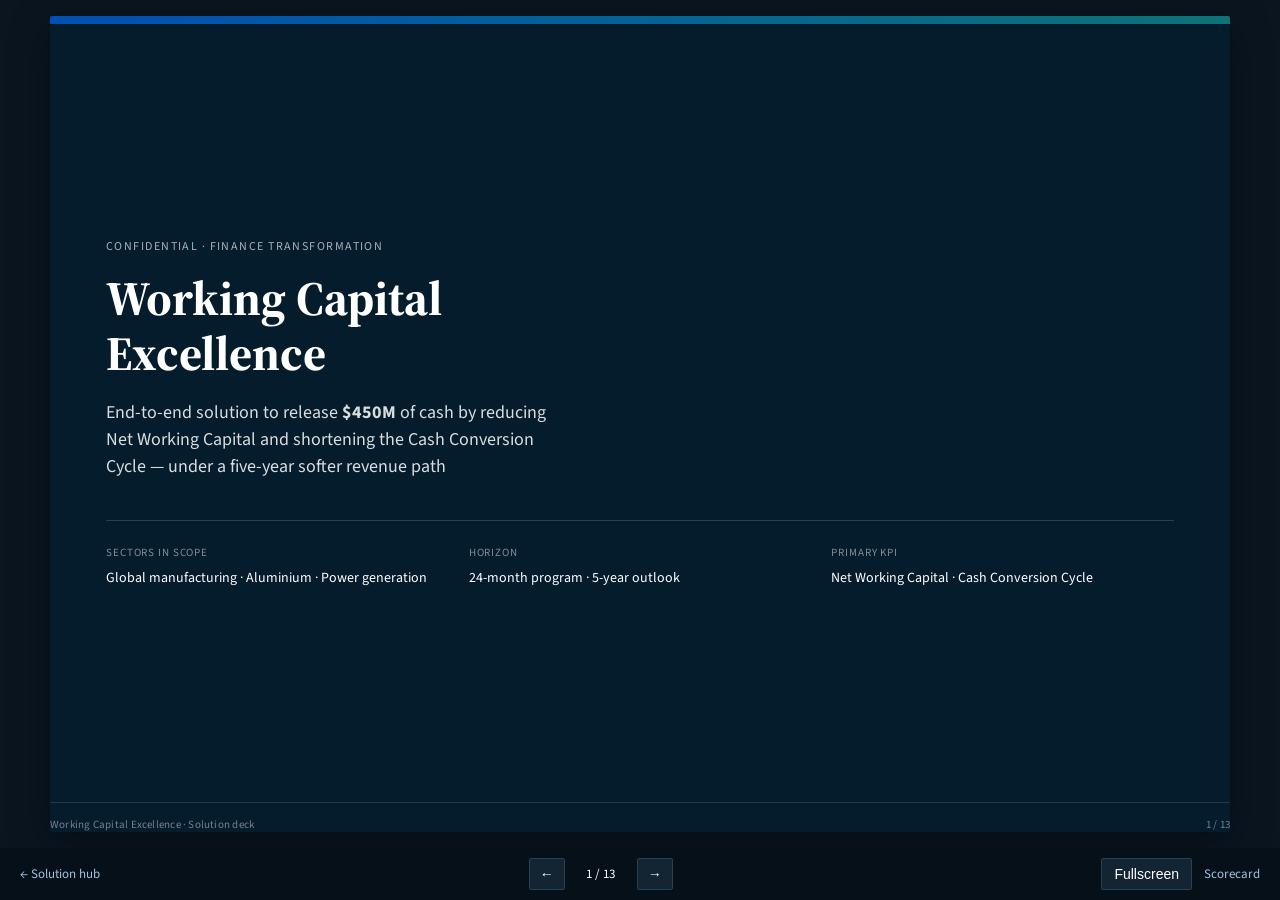
<file: solution/index.html>
<!DOCTYPE html>
<html lang="en">
<head>
  <meta charset="UTF-8" />
  <meta name="viewport" content="width=device-width, initial-scale=1" />
  <title>Working Capital Excellence — Solution Deck</title>
  <link rel="stylesheet" href="slides.css" />
  <link rel="preconnect" href="https://fonts.googleapis.com" />
  <link rel="preconnect" href="https://fonts.gstatic.com" crossorigin />
  <link href="https://fonts.googleapis.com/css2?family=Source+Sans+3:wght@400;600;700&family=Source+Serif+4:wght@600;700&display=swap" rel="stylesheet" />
</head>
<body>
  <div class="deck" id="deck">

    <!-- 0 Cover -->
    <section class="slide cover active" data-slide="0">
      <div class="cover-bar"></div>
      <div class="cover-body">
        <p class="eyebrow">Confidential · Finance transformation</p>
        <h1>Working Capital Excellence</h1>
        <p class="cover-sub">
          End-to-end solution to release <strong>$450M</strong> of cash by reducing Net Working Capital
          and shortening the Cash Conversion Cycle — under a five-year softer revenue path
        </p>
        <div class="cover-meta">
          <div>
            <span class="meta-label">Sectors in scope</span>
            <span>Global manufacturing · Aluminium · Power generation</span>
          </div>
          <div>
            <span class="meta-label">Horizon</span>
            <span>24-month program · 5-year outlook</span>
          </div>
          <div>
            <span class="meta-label">Primary KPI</span>
            <span>Net Working Capital · Cash Conversion Cycle</span>
          </div>
        </div>
      </div>
      <div class="slide-footer cover-f">
        <span>Working Capital Excellence · Solution deck</span>
        <span>1 / <span class="total"></span></span>
      </div>
    </section>

    <!-- 1 Executive answer -->
    <section class="slide" data-slide="1">
      <p class="action-title">The answer: release ~$450M by reducing Net Working Capital to $1.95B and Cash Conversion Cycle to ≤58 days</p>
      <div class="cols-3">
        <div class="insight-card">
          <div class="num">01</div>
          <h3>Situation</h3>
          <p>Industrial operations lock cash in inventory, receivables, and suboptimal payables — intensified by commodity cover and offtaker terms.</p>
        </div>
        <div class="insight-card">
          <div class="num">02</div>
          <h3>Complication</h3>
          <p>Revenue is softening over five years. Static working-capital policy raises Net Working Capital as % of revenue and squeezes Free Cash Flow.</p>
        </div>
        <div class="insight-card accent">
          <div class="num">03</div>
          <h3>Resolution</h3>
          <p>A governed program on three levers — Inventory, Accounts Receivable, Accounts Payable — with reliability and supplier guardrails.</p>
        </div>
      </div>
      <div class="kpi-band">
        <div><strong>$2.40B → $1.95B</strong><span>Net Working Capital</span></div>
        <div><strong>78 → ≤58 days</strong><span>Cash Conversion Cycle</span></div>
        <div><strong>−$450M</strong><span>Cash release ambition</span></div>
        <div><strong>≤18%</strong><span>Net Working Capital % of revenue</span></div>
      </div>
      <div class="slide-footer">
        <span>SCR framework · Governing thought first</span>
        <span>2 / <span class="total"></span></span>
      </div>
    </section>

    <!-- 2 Why now -->
    <section class="slide" data-slide="2">
      <p class="action-title">Cash is trapped in operations just as the top line softens — making working capital a board-level cash lever</p>
      <div class="cols-2">
        <div>
          <h3 class="section-h">Structural drivers</h3>
          <ul class="clean-list">
            <li><strong>Manufacturing depth</strong> — Raw materials, work-in-progress, finished goods, in-transit</li>
            <li><strong>Commodity intensity</strong> — Price spikes inflate inventory dollars and cover-day habits</li>
            <li><strong>Long commercial cycles</strong> — Business-to-business credit and offtaker settlement lags</li>
            <li><strong>Fragmented ownership</strong> — Inventory, credit, and procurement optimized in silos</li>
          </ul>
        </div>
        <div>
          <h3 class="section-h">Why the timing matters</h3>
          <div class="callout-box">
            <p>When revenue declines ~4–5% CAGR and day-metrics stay flat, <strong>Net Working Capital as % of revenue rises</strong> even if absolute dollars drift only modestly.</p>
            <p class="muted">Dual scorecard required: Net Working Capital $ <em>and</em> % of revenue — plus Cash Conversion Cycle days.</p>
          </div>
          <table class="sol-table">
            <thead>
              <tr><th>Cadence</th><th>Focus</th></tr>
            </thead>
            <tbody>
              <tr><td>Daily</td><td>Receivable &amp; critical stock / fuel exceptions</td></tr>
              <tr><td>Weekly</td><td>Cash Conversion Cycle flash</td></tr>
              <tr><td>Monthly</td><td>Full Net Working Capital pack</td></tr>
              <tr><td>Quarterly</td><td>Board story &amp; scenarios</td></tr>
            </tbody>
          </table>
        </div>
      </div>
      <div class="slide-footer">
        <span>Context · Why this program exists</span>
        <span>3 / <span class="total"></span></span>
      </div>
    </section>

    <!-- 3 Issue tree -->
    <section class="slide" data-slide="3">
      <p class="action-title">Cash release is MECE across three branches: Inventory, Accounts Receivable, and Accounts Payable</p>
      <div class="tree-visual">
        <div class="tree-root">Reduce Net Working Capital<br/><span>Inventory + Accounts Receivable − Accounts Payable</span></div>
        <div class="tree-branches">
          <div class="branch">
            <div class="branch-h">Inventory $</div>
            <ul>
              <li>Raw materials cover days</li>
              <li>Work-in-progress yield / flow</li>
              <li>Finished goods aging</li>
              <li>Fuel &amp; strategic spares (power)</li>
              <li>Dead stock disposition</li>
            </ul>
            <div class="branch-kpi">↓ Days Inventory Outstanding</div>
          </div>
          <div class="branch">
            <div class="branch-h">Accounts Receivable $</div>
            <ul>
              <li>Credit terms discipline</li>
              <li>Dispute root-cause</li>
              <li>Invoice / meter-to-cash quality</li>
              <li>Past-due blitz (top accounts)</li>
              <li>Offtaker escalation (power)</li>
            </ul>
            <div class="branch-kpi">↓ Days Sales Outstanding</div>
          </div>
          <div class="branch">
            <div class="branch-h">Accounts Payable $</div>
            <ul>
              <li>Term standardization</li>
              <li>Payment-run calendar</li>
              <li>Supply Chain Finance</li>
              <li>Strategic vs non-strategic split</li>
              <li>Early-pay leakage stop</li>
            </ul>
            <div class="branch-kpi">↑ Days Payable Outstanding</div>
          </div>
        </div>
      </div>
      <div class="slide-footer">
        <span>Issue tree · Mutually exclusive, collectively exhaustive</span>
        <span>4 / <span class="total"></span></span>
      </div>
    </section>

    <!-- 4 Formula -->
    <section class="slide" data-slide="4">
      <p class="action-title">Operating definitions are fixed first — so every initiative maps to one formula and one day metric</p>
      <div class="formula-grid">
        <div class="formula-card">
          <h3>Stock of capital</h3>
          <div class="formula">NWC = Inventory + AR − AP</div>
          <p><strong>Net Working Capital</strong> = Inventory + Accounts Receivable − Accounts Payable</p>
        </div>
        <div class="formula-card">
          <h3>Speed of capital</h3>
          <div class="formula">CCC = DIO + DSO − DPO</div>
          <p><strong>Cash Conversion Cycle</strong> = Days Inventory Outstanding + Days Sales Outstanding − Days Payable Outstanding</p>
        </div>
        <div class="formula-card">
          <h3>Intensity</h3>
          <div class="formula">NWC % = NWC ÷ LTM Revenue</div>
          <p>Tracks capital use when revenue softens — dual target with absolute dollars</p>
        </div>
        <div class="formula-card">
          <h3>Program return</h3>
          <div class="formula">Cash released ≈ Δ NWC</div>
          <p>Prior Net Working Capital − current, adjusted for FX, write-offs, M&amp;A</p>
        </div>
      </div>
      <div class="note-row">
        <span><strong>DIO</strong> Days Inventory Outstanding</span>
        <span><strong>DSO</strong> Days Sales Outstanding</span>
        <span><strong>DPO</strong> Days Payable Outstanding</span>
        <span><strong>SCF</strong> Supply Chain Finance</span>
      </div>
      <div class="slide-footer">
        <span>Definitions · Single source of truth</span>
        <span>5 / <span class="total"></span></span>
      </div>
    </section>

    <!-- 5 Industry -->
    <section class="slide" data-slide="5">
      <p class="action-title">Aluminium and power share the same formula but a different working-capital shape — diagnosis must be industry-native</p>
      <div class="cols-2">
        <div class="industry">
          <h3>Aluminium manufacturing</h3>
          <table class="sol-table">
            <tbody>
              <tr><td>Inventory</td><td>Alumina, anodes, metal WIP, finished metal, logistics</td></tr>
              <tr><td>Receivables</td><td>Industrial / export trade credit</td></tr>
              <tr><td>Payables</td><td>Alumina, power, logistics, MRO</td></tr>
              <tr><td>Typical pain</td><td><strong>Commodity price × cover days</strong></td></tr>
              <tr><td>Finished goods</td><td>High — sellable metal shapes</td></tr>
            </tbody>
          </table>
        </div>
        <div class="industry">
          <h3>Power generation</h3>
          <table class="sol-table">
            <tbody>
              <tr><td>Inventory</td><td>Fuel, chemicals, strategic spares, outage WIP</td></tr>
              <tr><td>Receivables</td><td>Offtakers, PPAs, utilities, unbilled energy</td></tr>
              <tr><td>Payables</td><td>Fuel, O&amp;M, contractors</td></tr>
              <tr><td>Typical pain</td><td><strong>Slow offtaker collections (DSO)</strong></td></tr>
              <tr><td>Finished goods</td><td>Low — electricity not warehoused</td></tr>
            </tbody>
          </table>
        </div>
      </div>
      <div class="slide-footer">
        <span>Sector composition · One framework, two playbooks</span>
        <span>6 / <span class="total"></span></span>
      </div>
    </section>

    <!-- 6 Baseline -->
    <section class="slide" data-slide="6">
      <p class="action-title">Baseline trajectory already improves Net Working Capital, but Cash Conversion Cycle and intensity still leave $450M on the table</p>
      <div class="cols-2">
        <div>
          <table class="sol-table numbers">
            <thead>
              <tr>
                <th>FY</th>
                <th>Revenue</th>
                <th>NWC</th>
                <th>NWC%</th>
                <th>CCC</th>
              </tr>
            </thead>
            <tbody>
              <tr><td>2022</td><td>$12.4B</td><td>$2.68B</td><td>21.6%</td><td>82d</td></tr>
              <tr><td>2023</td><td>$12.2B</td><td>$2.55B</td><td>21.0%</td><td>80d</td></tr>
              <tr><td>2024</td><td>$11.9B</td><td>$2.40B</td><td>20.2%</td><td>78d</td></tr>
              <tr><td>2025</td><td>$11.3B</td><td>$2.28B</td><td>20.1%</td><td>71d</td></tr>
              <tr class="hl"><td>2026</td><td>$11.0B</td><td>$2.14B</td><td>19.5%</td><td>64d</td></tr>
              <tr class="target"><td>Target</td><td>—</td><td><strong>$1.95B</strong></td><td><strong>≤18%</strong></td><td><strong>≤58d</strong></td></tr>
            </tbody>
          </table>
        </div>
        <div>
          <h3 class="section-h">Where capital sits today (illustrative)</h3>
          <div class="stack-bars">
            <div class="stack-row"><span>Inventory</span><div class="bar"><i style="width:78%"></i></div><b>$1.68B</b></div>
            <div class="stack-row"><span>Accounts Receivable</span><div class="bar ar"><i style="width:66%"></i></div><b>$1.42B</b></div>
            <div class="stack-row"><span>Accounts Payable (offset)</span><div class="bar ap"><i style="width:45%"></i></div><b>$0.96B</b></div>
          </div>
          <div class="callout-box tight">
            <p><strong>Net Working Capital = $2.14B</strong></p>
            <p class="muted">DIO 61 · DSO 47 · DPO 44 → CCC 64 days (target ≤58)</p>
          </div>
        </div>
      </div>
      <div class="slide-footer">
        <span>Baseline · Illustrative industrial pack</span>
        <span>7 / <span class="total"></span></span>
      </div>
    </section>

    <!-- 7 Scenario -->
    <section class="slide" data-slide="7">
      <p class="action-title">Under a downside revenue path, static policy worsens Net Working Capital intensity — optimized policy protects cash through 2030</p>
      <div class="scenario-grid">
        <div class="scenario-card bad">
          <h3>Static policy</h3>
          <p class="big">NWC % → 21.3%</p>
          <p>Revenue falls; day metrics unchanged. Intensity rises; liquidity tightens.</p>
          <ul>
            <li>FY30 revenue ~$8.9B</li>
            <li>NWC still ~$1.9B</li>
            <li>Cash trapped relative to sales</li>
          </ul>
        </div>
        <div class="scenario-card good">
          <h3>Optimized program</h3>
          <p class="big">NWC % → 17.3%</p>
          <p>Velocity levers + cover policy + collections + Supply Chain Finance.</p>
          <ul>
            <li>Same revenue path</li>
            <li>NWC ~$1.55B by FY30</li>
            <li>Cash released compounds</li>
          </ul>
        </div>
      </div>
      <p class="implication"><strong>Implication:</strong> Working capital excellence is counter-cyclical insurance — most valuable when the P&amp;L is soft.</p>
      <div class="slide-footer">
        <span>Scenario · Five-year softer revenue</span>
        <span>8 / <span class="total"></span></span>
      </div>
    </section>

    <!-- 8 Solution architecture -->
    <section class="slide" data-slide="8">
      <p class="action-title">End-to-end solution: diagnose → prioritize → execute → embed — with a live executive scorecard and governance rhythm</p>
      <div class="arch">
        <div class="arch-step">
          <div class="arch-n">1</div>
          <h3>Diagnose</h3>
          <p>Baseline Net Working Capital, Cash Conversion Cycle, industry composition, root-cause waterfalls</p>
        </div>
        <div class="arch-step">
          <div class="arch-n">2</div>
          <h3>Design</h3>
          <p>Targets, guardrails, responsibility matrix, initiative portfolio (Impact × Effort × Risk)</p>
        </div>
        <div class="arch-step">
          <div class="arch-n">3</div>
          <h3>Execute</h3>
          <p>Wave 1 cash levers; weekly exceptions; monthly pack; Supply Chain Finance rollout</p>
        </div>
        <div class="arch-step">
          <div class="arch-n">4</div>
          <h3>Embed</h3>
          <p>Business-unit scorecards, board cadence, five-year plan linkage, continuous improvement</p>
        </div>
      </div>
      <div class="deliverables">
        <div><strong>Business Requirements Document</strong><span>Scope, stakeholders, timeline</span></div>
        <div><strong>Finance primer &amp; frameworks</strong><span>Formulas, issue tree, sectors</span></div>
        <div><strong>Executive scorecard</strong><span>Live Net Working Capital KPIs</span></div>
        <div><strong>This solution deck</strong><span>Steering narrative</span></div>
      </div>
      <div class="slide-footer">
        <span>Solution architecture · Program operating system</span>
        <span>9 / <span class="total"></span></span>
      </div>
    </section>

    <!-- 9 Initiatives -->
    <section class="slide" data-slide="9">
      <p class="action-title">Wave-1 initiatives are sized to the $450M ambition and owned on the issue tree</p>
      <table class="sol-table initiatives">
        <thead>
          <tr>
            <th>ID</th>
            <th>Initiative</th>
            <th>Owner</th>
            <th>Primary metric</th>
            <th>Est. cash</th>
            <th>Status</th>
          </tr>
        </thead>
        <tbody>
          <tr>
            <td>I-01</td>
            <td>Top-50 past-due Accounts Receivable blitz</td>
            <td>Credit</td>
            <td>Days Sales Outstanding</td>
            <td>$80M</td>
            <td><span class="tag on">On track</span></td>
          </tr>
          <tr>
            <td>I-02</td>
            <td>Finished goods / dead stock &gt;180d disposition</td>
            <td>Operations</td>
            <td>Days Inventory Outstanding</td>
            <td>$120M</td>
            <td><span class="tag on">On track</span></td>
          </tr>
          <tr>
            <td>I-03</td>
            <td>Payment terms + Supply Chain Finance rollout</td>
            <td>Procurement</td>
            <td>Days Payable Outstanding</td>
            <td>$100M</td>
            <td><span class="tag risk">At risk</span></td>
          </tr>
          <tr>
            <td>I-04</td>
            <td>Commodity / fuel cover-day policy bands</td>
            <td>Commodity desk</td>
            <td>Inventory $</td>
            <td>$90M</td>
            <td><span class="tag on">On track</span></td>
          </tr>
          <tr>
            <td>I-05</td>
            <td>Dispute root-cause (invoice / billing quality)</td>
            <td>AR operations</td>
            <td>Days Sales Outstanding</td>
            <td>$60M</td>
            <td><span class="tag done">Complete</span></td>
          </tr>
        </tbody>
      </table>
      <p class="implication"><strong>Wave-1 sum ≈ $450M</strong> · Prioritize Impact × Effort × Risk · Never breach reliability floors</p>
      <div class="slide-footer">
        <span>Initiative portfolio · Cash-linked backlog</span>
        <span>10 / <span class="total"></span></span>
      </div>
    </section>

    <!-- 10 Governance -->
    <section class="slide" data-slide="10">
      <p class="action-title">Cross-functional ownership is explicit — Chief Financial Officer sponsors; Business Analyst lead orchestrates; domains execute</p>
      <div class="cols-2">
        <table class="sol-table">
          <thead>
            <tr><th>Role</th><th>Function</th><th>Cadence</th></tr>
          </thead>
          <tbody>
            <tr><td>Executive sponsor</td><td>Chief Financial Officer office</td><td>Quarterly steering</td></tr>
            <tr><td>Business Analyst lead</td><td>Insights &amp; scorecard</td><td>Daily / weekly</td></tr>
            <tr><td>Financial Planning &amp; Analysis</td><td>Definitions &amp; pack</td><td>Monthly</td></tr>
            <tr><td>Treasury</td><td>Liquidity &amp; CCC</td><td>Weekly flash</td></tr>
            <tr><td>Operations / Inventory</td><td>Days Inventory Outstanding</td><td>Weekly exceptions</td></tr>
            <tr><td>Credit &amp; Collections</td><td>Days Sales Outstanding</td><td>Daily past-due</td></tr>
            <tr><td>Procurement</td><td>Days Payable Outstanding / SCF</td><td>Biweekly</td></tr>
            <tr><td>Commodity / energy risk</td><td>Cover days</td><td>Weekly</td></tr>
          </tbody>
        </table>
        <div>
          <h3 class="section-h">Rituals</h3>
          <ul class="clean-list">
            <li><strong>Weekly stand-up (30 min)</strong> — exceptions and cash bridge</li>
            <li><strong>Monthly deep-dive (90 min)</strong> — pack, variance, initiative progress</li>
            <li><strong>Quarterly steering</strong> — cash released vs plan; risk trade-offs</li>
          </ul>
          <div class="callout-box">
            <p><strong>Guardrails:</strong> critical service / generation reliability floors; strategic supplier health; no silent formula changes mid-year.</p>
          </div>
        </div>
      </div>
      <div class="slide-footer">
        <span>Governance · Responsibility and rhythm</span>
        <span>11 / <span class="total"></span></span>
      </div>
    </section>

    <!-- 11 Roadmap -->
    <section class="slide" data-slide="11">
      <p class="action-title">12-month roadmap moves from baseline to embedded cash discipline in business-unit reviews</p>
      <div class="roadmap">
        <div class="rm-phase">
          <div class="rm-time">W1–3</div>
          <h3>Discover &amp; design</h3>
          <p>Interviews, Business Requirements Document, metric dictionary, targets</p>
        </div>
        <div class="rm-phase">
          <div class="rm-time">W3–8</div>
          <h3>Baseline &amp; scorecard</h3>
          <p>Five-year extract, data quality, executive dashboard live</p>
        </div>
        <div class="rm-phase">
          <div class="rm-time">W8–14</div>
          <h3>Wave-1 pilots</h3>
          <p>Receivables blitz, dead stock, terms / Supply Chain Finance, cover policy</p>
        </div>
        <div class="rm-phase">
          <div class="rm-time">M4–12</div>
          <h3>Embed &amp; scale</h3>
          <p>Business-unit scorecards, board cadence, five-year plan refresh</p>
        </div>
      </div>
      <div class="milestones">
        <div><span>M1</span> Requirements approved</div>
        <div><span>M2</span> Scorecard live</div>
        <div><span>M3</span> First $50M validated</div>
        <div><span>M4</span> NWC % on path to ≤18%</div>
      </div>
      <div class="slide-footer">
        <span>Timeline · Phase gates</span>
        <span>12 / <span class="total"></span></span>
      </div>
    </section>

    <!-- 12 Ask -->
    <section class="slide" data-slide="12">
      <p class="action-title">Ask of leadership: endorse targets, unlock Wave-1 owners, and institutionalize the monthly Net Working Capital rhythm</p>
      <div class="cols-3">
        <div class="ask-card">
          <div class="ask-n">1</div>
          <h3>Endorse</h3>
          <p>Approve Net Working Capital $1.95B, Cash Conversion Cycle ≤58 days, and dual % of revenue target.</p>
        </div>
        <div class="ask-card">
          <div class="ask-n">2</div>
          <h3>Staff</h3>
          <p>Name accountable owners for Inventory, Receivables, Payables levers; confirm Business Analyst lead capacity.</p>
        </div>
        <div class="ask-card">
          <div class="ask-n">3</div>
          <h3>Embed</h3>
          <p>Add Net Working Capital to monthly business reviews and quarterly board pack starting next cycle.</p>
        </div>
      </div>
      <div class="links-band">
        <a href="../dashboard/">Open executive scorecard →</a>
        <a href="../docs/BRD.md">Business Requirements Document →</a>
        <a href="../docs/working-capital-finance-primer.md">Finance primer &amp; frameworks →</a>
        <a href="../">Solution hub →</a>
      </div>
      <div class="slide-footer">
        <span>Decision ask · Next 30 days</span>
        <span>13 / <span class="total"></span></span>
      </div>
    </section>

  </div>

  <nav class="chrome">
    <a class="hub" href="../">← Solution hub</a>
    <div class="nav-btns">
      <button type="button" id="prev" aria-label="Previous">←</button>
      <span id="pos">1</span>
      <button type="button" id="next" aria-label="Next">→</button>
    </div>
    <div class="nav-right">
      <button type="button" id="fs" title="Fullscreen">Fullscreen</button>
      <a href="../dashboard/">Scorecard</a>
    </div>
  </nav>

  <script src="slides.js"></script>
</body>
</html>
</file>
<file: dashboard/styles.css>
:root {
  --bg: #0d1117;
  --bg-elev: #161b22;
  --bg-hover: #1c2128;
  --border: #30363d;
  --border-muted: #21262d;
  --text: #e6edf3;
  --text-muted: #8b949e;
  --text-faint: #6e7681;
  --link: #2f81f7;
  --green: #3fb950;
  --green-dim: rgba(63, 185, 80, 0.15);
  --red: #f85149;
  --orange: #d29922;
  --purple: #a371f7;
  --cyan: #39d353;
  --blue: #58a6ff;
  --mono: "IBM Plex Mono", ui-monospace, SFMono-Regular, Menlo, Consolas, monospace;
  --sans: "IBM Plex Sans", -apple-system, BlinkMacSystemFont, "Segoe UI", Helvetica, Arial, sans-serif;
  --radius: 6px;
  --shadow: 0 0 0 1px var(--border);
}

* { box-sizing: border-box; }
html { scroll-behavior: smooth; }
body {
  margin: 0;
  font-family: var(--sans);
  background: var(--bg);
  color: var(--text);
  line-height: 1.5;
  font-size: 14px;
}

a { color: var(--link); text-decoration: none; }
a:hover { text-decoration: underline; }

.page {
  max-width: 1180px;
  margin: 0 auto;
  padding: 20px 20px 64px;
}

/* Top bar */
.topbar {
  display: flex;
  justify-content: space-between;
  align-items: flex-start;
  gap: 16px;
  flex-wrap: wrap;
  padding-bottom: 16px;
  border-bottom: 1px solid var(--border);
}
.brand { display: flex; gap: 12px; align-items: center; }
.mark-box {
  width: 40px;
  height: 40px;
  border-radius: 8px;
  background: linear-gradient(135deg, #238636, #1f6feb);
  color: #fff;
  font-weight: 700;
  font-size: 13px;
  display: flex;
  align-items: center;
  justify-content: center;
  flex-shrink: 0;
  letter-spacing: -0.02em;
}
.brand-title {
  font-size: 20px;
  font-weight: 600;
  letter-spacing: -0.02em;
}
.brand-sub { color: var(--text-muted); font-size: 13px; }

/* Program targets with full forms */
.targets-strip {
  display: grid;
  grid-template-columns: repeat(4, 1fr);
  gap: 10px;
  margin-bottom: 12px;
}
.targets-strip .target-card.wide {
  grid-column: 1 / -1;
}
@media (max-width: 1000px) {
  .targets-strip { grid-template-columns: 1fr 1fr; }
  .targets-strip .target-card.wide { grid-column: span 2; }
}
@media (max-width: 560px) {
  .targets-strip { grid-template-columns: 1fr; }
  .targets-strip .target-card.wide { grid-column: span 1; }
}
.target-card {
  background: var(--bg-elev);
  border: 1px solid var(--border);
  border-radius: var(--radius);
  padding: 12px 14px;
  border-left: 3px solid var(--blue);
}
.target-label {
  font-size: 12px;
  font-weight: 600;
  color: var(--text);
  line-height: 1.35;
}
.target-dir {
  display: inline-block;
  margin-top: 6px;
  font-size: 11px;
  font-family: var(--mono);
  font-weight: 600;
  padding: 2px 8px;
  border-radius: 2em;
}
.target-dir.reduce {
  color: var(--green);
  background: var(--green-dim);
  border: 1px solid rgba(63, 185, 80, 0.35);
}
.target-dir.extend {
  color: var(--orange);
  background: rgba(210, 153, 34, 0.12);
  border: 1px solid rgba(210, 153, 34, 0.35);
}
.target-goal {
  margin-top: 8px;
  font-size: 14px;
  color: var(--text-muted);
}
.target-goal strong { color: var(--text); font-family: var(--mono); }
.target-note {
  margin-top: 4px;
  font-size: 11px;
  color: var(--text-faint);
}

/* Glossary & frameworks */
.formula-box {
  background: var(--bg);
  border: 1px solid var(--border);
  border-radius: var(--radius);
  padding: 14px 16px;
  margin-bottom: 16px;
}
.formula-title {
  font-size: 11px;
  text-transform: uppercase;
  letter-spacing: 0.05em;
  color: var(--text-muted);
  margin-bottom: 8px;
}
.formula-box code {
  display: block;
  font-family: var(--mono);
  font-size: 12px;
  color: var(--cyan);
  margin-bottom: 6px;
  white-space: pre-wrap;
  line-height: 1.45;
}
.glossary-grid {
  display: grid;
  grid-template-columns: repeat(4, 1fr);
  gap: 10px;
  margin-bottom: 16px;
}
@media (max-width: 1000px) {
  .glossary-grid { grid-template-columns: 1fr 1fr; }
}
@media (max-width: 560px) {
  .glossary-grid { grid-template-columns: 1fr; }
}
.gloss-card {
  background: var(--bg);
  border: 1px solid var(--border);
  border-radius: var(--radius);
  padding: 12px;
}
.gloss-card .abbr {
  font-family: var(--mono);
  font-size: 11px;
  color: var(--blue);
  font-weight: 600;
}
.gloss-card .full {
  font-weight: 600;
  font-size: 13px;
  margin: 4px 0 6px;
}
.gloss-card p {
  margin: 0;
  font-size: 12px;
  color: var(--text-muted);
  line-height: 1.4;
}
.pipeline {
  display: flex;
  flex-wrap: wrap;
  align-items: center;
  gap: 8px;
  justify-content: center;
  margin: 8px 0;
}
.pipe-step {
  background: var(--bg);
  border: 1px solid var(--border);
  border-radius: var(--radius);
  padding: 8px 14px;
  font-size: 12px;
  font-weight: 500;
}
.pipe-arrow { color: var(--text-faint); font-family: var(--mono); }
.center-note { text-align: center; }

.fw-grid {
  display: grid;
  grid-template-columns: 1fr 1fr;
  gap: 12px;
}
@media (max-width: 800px) {
  .fw-grid { grid-template-columns: 1fr; }
}
.fw-card {
  background: var(--bg);
  border: 1px solid var(--border);
  border-radius: var(--radius);
  padding: 14px;
}
.fw-card h3 {
  margin: 0 0 10px;
  font-size: 13px;
  color: var(--blue);
}
.tree {
  margin: 0 0 10px;
  font-family: var(--mono);
  font-size: 11px;
  line-height: 1.5;
  color: var(--text-muted);
  white-space: pre-wrap;
  background: transparent;
}
.fw-note {
  margin: 0;
  font-size: 12px;
  color: var(--text-faint);
}

.industry-grid {
  display: grid;
  grid-template-columns: 1fr 1fr;
  gap: 14px;
}
@media (max-width: 900px) {
  .industry-grid { grid-template-columns: 1fr; }
}
.industry-card {
  background: var(--bg);
  border: 1px solid var(--border);
  border-radius: var(--radius);
  padding: 14px;
}
.industry-card h3 {
  margin: 0 0 4px;
  font-size: 15px;
}
.industry-tag {
  margin: 0 0 12px;
  font-size: 12px;
  color: var(--text-muted);
}
.callout.tight {
  margin-top: 12px;
  font-size: 12px;
}
.muted-label { color: var(--text-faint); font-size: 12px; }
.top-meta { display: flex; gap: 8px; flex-wrap: wrap; align-items: center; }
.pill {
  border: 1px solid var(--border);
  background: var(--bg-elev);
  border-radius: 2em;
  padding: 4px 12px;
  font-size: 12px;
  color: var(--text);
}
.pill strong { color: var(--green); }
.pill.muted { color: var(--text-muted); }

/* Tabs */
.tabs {
  display: flex;
  gap: 4px;
  overflow-x: auto;
  border-bottom: 1px solid var(--border);
  margin: 12px 0 20px;
  padding-bottom: 0;
}
.tab {
  color: var(--text-muted);
  padding: 10px 12px;
  border-bottom: 2px solid transparent;
  white-space: nowrap;
  font-weight: 500;
  font-size: 13px;
}
.tab:hover { color: var(--text); text-decoration: none; }
.tab.active {
  color: var(--text);
  border-bottom-color: #f78166;
}

/* Hero stats */
.hero-strip {
  display: grid;
  grid-template-columns: repeat(4, 1fr);
  gap: 12px;
  margin-bottom: 16px;
}
@media (max-width: 900px) {
  .hero-strip { grid-template-columns: repeat(2, 1fr); }
}
@media (max-width: 520px) {
  .hero-strip { grid-template-columns: 1fr; }
}

.stat-card {
  background: var(--bg-elev);
  border: 1px solid var(--border);
  border-radius: var(--radius);
  padding: 16px;
}
.stat-label {
  color: var(--text-muted);
  font-size: 12px;
  font-weight: 500;
  text-transform: uppercase;
  letter-spacing: 0.04em;
}
.stat-value {
  font-family: var(--mono);
  font-size: 28px;
  font-weight: 600;
  margin: 6px 0 4px;
  letter-spacing: -0.03em;
}
.stat-value.accent { color: var(--green); }
.stat-delta {
  font-size: 12px;
  font-family: var(--mono);
  color: var(--text-muted);
}
.stat-delta.good { color: var(--green); }
.stat-delta.bad { color: var(--red); }
.stat-hint {
  margin-top: 8px;
  font-size: 11px;
  color: var(--text-faint);
}

/* Panels */
.panel {
  background: var(--bg-elev);
  border: 1px solid var(--border);
  border-radius: var(--radius);
  padding: 18px 20px;
  margin-bottom: 16px;
}
.panel-head {
  display: flex;
  justify-content: space-between;
  align-items: center;
  gap: 12px;
  margin-bottom: 14px;
  flex-wrap: wrap;
}
.panel-head h2 {
  margin: 0;
  font-size: 16px;
  font-weight: 600;
}
.panel-lead {
  color: var(--text-muted);
  margin: 0 0 14px;
  font-size: 13px;
}
.badge {
  font-size: 11px;
  font-family: var(--mono);
  color: var(--blue);
  background: rgba(56, 139, 253, 0.12);
  border: 1px solid rgba(56, 139, 253, 0.35);
  border-radius: 2em;
  padding: 2px 10px;
}
.badge.warn {
  color: var(--orange);
  background: rgba(210, 153, 34, 0.12);
  border-color: rgba(210, 153, 34, 0.35);
}

.grid-2 {
  display: grid;
  grid-template-columns: 1fr 1fr;
  gap: 16px;
}
@media (max-width: 800px) {
  .grid-2 { grid-template-columns: 1fr; }
}

.why-list {
  margin: 0 0 12px;
  padding-left: 18px;
  color: var(--text-muted);
}
.why-list li { margin-bottom: 8px; }
.why-list strong { color: var(--text); }

.callout {
  background: var(--green-dim);
  border: 1px solid rgba(63, 185, 80, 0.35);
  border-radius: var(--radius);
  padding: 12px 14px;
  font-size: 13px;
  color: var(--text);
}

/* Tables */
.data-table {
  width: 100%;
  border-collapse: collapse;
  font-size: 13px;
}
.data-table th,
.data-table td {
  text-align: left;
  padding: 8px 10px;
  border-top: 1px solid var(--border-muted);
}
.data-table th {
  color: var(--text-muted);
  font-weight: 500;
  font-size: 11px;
  text-transform: uppercase;
  letter-spacing: 0.04em;
  border-top: none;
}
.data-table.compact td,
.data-table.compact th { padding: 6px 8px; font-family: var(--mono); font-size: 12px; }
.data-table tbody tr:hover { background: var(--bg-hover); }

/* Component KPIs */
.kpi-row {
  display: grid;
  grid-template-columns: repeat(3, 1fr);
  gap: 10px;
  margin-bottom: 18px;
}
@media (max-width: 700px) {
  .kpi-row { grid-template-columns: 1fr; }
}
.mini-kpi {
  border: 1px solid var(--border);
  border-radius: var(--radius);
  padding: 12px;
  background: var(--bg);
}
.mini-kpi .k { color: var(--text-muted); font-size: 11px; text-transform: uppercase; }
.mini-kpi .v { font-family: var(--mono); font-size: 22px; font-weight: 600; margin-top: 4px; }
.mini-kpi .s { color: var(--text-faint); font-size: 11px; margin-top: 2px; }

.bars { display: flex; flex-direction: column; gap: 10px; }
.bar-row { display: grid; grid-template-columns: 48px 1fr 48px; gap: 10px; align-items: center; }
.bar-row .label { font-family: var(--mono); font-size: 12px; color: var(--text-muted); }
.bar-row .val { font-family: var(--mono); font-size: 12px; text-align: right; }
.bar-track {
  height: 10px;
  background: var(--bg);
  border: 1px solid var(--border);
  border-radius: 4px;
  overflow: hidden;
}
.bar-fill { height: 100%; border-radius: 3px; }
.bar-fill.dio { background: var(--purple); }
.bar-fill.dso { background: var(--blue); }
.bar-fill.dpo { background: var(--orange); }

/* Charts */
.chart-wrap {
  background: var(--bg);
  border: 1px solid var(--border);
  border-radius: var(--radius);
  padding: 12px 8px 4px;
  margin-bottom: 10px;
  overflow-x: auto;
}
canvas { width: 100% !important; display: block; }

.legend {
  display: flex;
  gap: 16px;
  flex-wrap: wrap;
  margin-bottom: 12px;
  font-size: 12px;
  color: var(--text-muted);
}
.swatch {
  display: inline-block;
  width: 10px;
  height: 10px;
  border-radius: 2px;
  margin-right: 6px;
  vertical-align: middle;
}
.swatch.rev { background: var(--text-faint); }
.swatch.nwc { background: var(--blue); }
.swatch.ccc { background: var(--purple); }
.swatch.bad { background: var(--red); }
.swatch.good { background: var(--green); }

/* Regions */
.region-cards { display: flex; flex-direction: column; gap: 8px; }
.region-card {
  display: grid;
  grid-template-columns: 1fr auto auto;
  gap: 12px;
  align-items: center;
  padding: 10px 12px;
  border: 1px solid var(--border);
  border-radius: var(--radius);
  background: var(--bg);
}
.region-card .name { font-weight: 600; }
.region-card .meta { color: var(--text-muted); font-size: 12px; font-family: var(--mono); }
.region-card .big { font-family: var(--mono); font-weight: 600; color: var(--blue); }

/* Initiatives */
.init-list { display: flex; flex-direction: column; gap: 10px; }
.init-item {
  border: 1px solid var(--border);
  border-radius: var(--radius);
  padding: 12px 14px;
  background: var(--bg);
}
.init-top {
  display: flex;
  justify-content: space-between;
  gap: 12px;
  flex-wrap: wrap;
  margin-bottom: 8px;
}
.init-name { font-weight: 600; }
.init-meta { color: var(--text-muted); font-size: 12px; font-family: var(--mono); }
.status {
  font-size: 11px;
  font-family: var(--mono);
  padding: 2px 8px;
  border-radius: 2em;
  border: 1px solid var(--border);
}
.status.on-track { color: var(--green); border-color: rgba(63,185,80,.4); background: var(--green-dim); }
.status.at-risk { color: var(--orange); border-color: rgba(210,153,34,.4); background: rgba(210,153,34,.12); }
.status.complete { color: var(--blue); border-color: rgba(88,166,255,.4); background: rgba(88,166,255,.12); }
.progress {
  height: 6px;
  background: var(--border-muted);
  border-radius: 3px;
  overflow: hidden;
}
.progress > i {
  display: block;
  height: 100%;
  background: linear-gradient(90deg, var(--blue), var(--green));
}

/* Team */
.team-grid {
  display: grid;
  grid-template-columns: repeat(3, 1fr);
  gap: 10px;
}
@media (max-width: 800px) {
  .team-grid { grid-template-columns: 1fr 1fr; }
}
@media (max-width: 500px) {
  .team-grid { grid-template-columns: 1fr; }
}
.team-card {
  border: 1px solid var(--border);
  border-radius: var(--radius);
  padding: 12px;
  background: var(--bg);
}
.team-card .role { font-weight: 600; font-size: 13px; }
.team-card .fn { color: var(--text-muted); font-size: 12px; margin: 2px 0 6px; }
.team-card .cad {
  font-family: var(--mono);
  font-size: 11px;
  color: var(--blue);
}
.raci-note {
  margin-top: 14px;
  padding-top: 12px;
  border-top: 1px solid var(--border-muted);
  color: var(--text-muted);
  font-size: 13px;
}

/* BRD */
.brd-grid {
  display: grid;
  grid-template-columns: 1fr 1fr;
  gap: 16px;
}
@media (max-width: 700px) {
  .brd-grid { grid-template-columns: 1fr; }
}
.brd-grid h3 {
  margin: 0 0 6px;
  font-size: 13px;
  color: var(--blue);
  text-transform: uppercase;
  letter-spacing: 0.04em;
}
.brd-grid p {
  margin: 0;
  color: var(--text-muted);
  font-size: 13px;
}

.footer {
  display: flex;
  justify-content: space-between;
  flex-wrap: wrap;
  gap: 12px;
  margin-top: 8px;
  padding-top: 20px;
  border-top: 1px solid var(--border);
  color: var(--text-faint);
  font-size: 12px;
}
.footer-links { display: flex; gap: 14px; }
</file>
<file: solution/slides.css>
/* Solution deck — clean white / navy action titles */

:root {
  --navy: #051c2c;
  --blue: #0050b3;
  --blue-mid: #1a73b8;
  --teal: #0d7377;
  --ink: #1a1a1a;
  --muted: #5c6b73;
  --line: #d9e2e8;
  --bg: #f4f7f9;
  --white: #ffffff;
  --good: #0f7b3a;
  --bad: #b42318;
  --warn: #b54708;
  --serif: "Source Serif 4", Georgia, "Times New Roman", serif;
  --sans: "Source Sans 3", "Segoe UI", system-ui, sans-serif;
}

* { box-sizing: border-box; }
html, body {
  margin: 0;
  height: 100%;
  background: #0a1520;
  font-family: var(--sans);
  color: var(--ink);
}

.deck {
  height: calc(100% - 52px);
  position: relative;
  overflow: hidden;
}

.slide {
  display: none;
  flex-direction: column;
  position: absolute;
  inset: 0;
  margin: 16px auto;
  max-width: 1180px;
  width: calc(100% - 32px);
  height: calc(100% - 32px);
  background: var(--white);
  border-radius: 2px;
  box-shadow: 0 12px 40px rgba(0, 0, 0, 0.35);
  padding: 36px 48px 48px;
  overflow: auto;
}
.slide.active { display: flex; }

/* Cover */
.slide.cover {
  padding: 0;
  background: var(--navy);
  color: #fff;
}
.cover-bar {
  height: 8px;
  background: linear-gradient(90deg, #0050b3, #0d7377);
}
.cover-body {
  flex: 1;
  display: flex;
  flex-direction: column;
  justify-content: center;
  padding: 48px 56px;
}
.eyebrow {
  text-transform: uppercase;
  letter-spacing: 0.12em;
  font-size: 12px;
  color: rgba(255, 255, 255, 0.65);
  margin: 0 0 16px;
}
.slide.cover h1 {
  font-family: var(--serif);
  font-size: clamp(32px, 4.5vw, 48px);
  font-weight: 700;
  margin: 0 0 18px;
  line-height: 1.15;
  max-width: 16ch;
}
.cover-sub {
  font-size: 18px;
  line-height: 1.5;
  color: rgba(255, 255, 255, 0.85);
  max-width: 52ch;
  margin: 0 0 40px;
}
.cover-meta {
  display: grid;
  grid-template-columns: repeat(3, 1fr);
  gap: 20px;
  border-top: 1px solid rgba(255, 255, 255, 0.15);
  padding-top: 24px;
}
.cover-meta .meta-label {
  display: block;
  font-size: 11px;
  text-transform: uppercase;
  letter-spacing: 0.08em;
  color: rgba(255, 255, 255, 0.5);
  margin-bottom: 6px;
}
.cover-meta span:last-child {
  font-size: 14px;
  color: #fff;
}
.slide-footer.cover-f {
  border-color: rgba(255, 255, 255, 0.12);
  color: rgba(255, 255, 255, 0.45);
}

/* Action title — governing thought */
.action-title {
  font-family: var(--serif);
  font-size: clamp(20px, 2.2vw, 26px);
  font-weight: 700;
  line-height: 1.3;
  color: var(--navy);
  margin: 0 0 28px;
  padding-bottom: 16px;
  border-bottom: 3px solid var(--blue);
  max-width: 95%;
}

.section-h {
  font-size: 13px;
  text-transform: uppercase;
  letter-spacing: 0.08em;
  color: var(--blue);
  margin: 0 0 12px;
}

.cols-2 {
  display: grid;
  grid-template-columns: 1fr 1fr;
  gap: 28px;
  flex: 1;
}
.cols-3 {
  display: grid;
  grid-template-columns: repeat(3, 1fr);
  gap: 16px;
}

.insight-card {
  background: var(--bg);
  border: 1px solid var(--line);
  border-top: 4px solid var(--blue-mid);
  padding: 18px 16px;
}
.insight-card.accent {
  border-top-color: var(--teal);
  background: #eef8f8;
}
.insight-card .num {
  font-size: 12px;
  font-weight: 700;
  color: var(--blue);
  margin-bottom: 8px;
}
.insight-card h3 {
  margin: 0 0 8px;
  font-size: 16px;
  color: var(--navy);
}
.insight-card p {
  margin: 0;
  font-size: 14px;
  line-height: 1.45;
  color: var(--muted);
}

.kpi-band {
  display: grid;
  grid-template-columns: repeat(4, 1fr);
  gap: 12px;
  margin-top: 24px;
}
.kpi-band > div {
  background: var(--navy);
  color: #fff;
  padding: 14px 16px;
}
.kpi-band strong {
  display: block;
  font-size: 18px;
  font-family: var(--serif);
  margin-bottom: 4px;
}
.kpi-band span {
  font-size: 12px;
  color: rgba(255, 255, 255, 0.7);
}

.clean-list {
  margin: 0;
  padding-left: 18px;
  color: var(--ink);
  font-size: 15px;
  line-height: 1.55;
}
.clean-list li { margin-bottom: 10px; }

.callout-box {
  background: #e8f1fa;
  border-left: 4px solid var(--blue);
  padding: 14px 16px;
  margin-bottom: 16px;
}
.callout-box.tight { margin-top: 16px; margin-bottom: 0; }
.callout-box p { margin: 0 0 8px; font-size: 14px; line-height: 1.45; }
.callout-box p:last-child { margin-bottom: 0; }
.muted { color: var(--muted); font-size: 13px !important; }

.sol-table {
  width: 100%;
  border-collapse: collapse;
  font-size: 13px;
}
.sol-table th {
  text-align: left;
  font-size: 11px;
  text-transform: uppercase;
  letter-spacing: 0.05em;
  color: var(--muted);
  border-bottom: 2px solid var(--navy);
  padding: 8px 10px;
}
.sol-table td {
  padding: 8px 10px;
  border-bottom: 1px solid var(--line);
  vertical-align: top;
  line-height: 1.35;
}
.sol-table.numbers td { font-variant-numeric: tabular-nums; }
.sol-table tr.hl td { background: #e8f1fa; font-weight: 600; }
.sol-table tr.target td { background: #e6f4ea; color: var(--good); }

/* Issue tree */
.tree-visual { flex: 1; display: flex; flex-direction: column; gap: 16px; }
.tree-root {
  background: var(--navy);
  color: #fff;
  text-align: center;
  padding: 16px;
  font-family: var(--serif);
  font-size: 18px;
  font-weight: 700;
}
.tree-root span {
  display: block;
  font-family: var(--sans);
  font-size: 12px;
  font-weight: 400;
  opacity: 0.75;
  margin-top: 6px;
}
.tree-branches {
  display: grid;
  grid-template-columns: repeat(3, 1fr);
  gap: 12px;
  flex: 1;
}
.branch {
  border: 1px solid var(--line);
  background: var(--bg);
  padding: 14px;
  display: flex;
  flex-direction: column;
}
.branch-h {
  font-weight: 700;
  color: var(--navy);
  font-size: 15px;
  margin-bottom: 10px;
  padding-bottom: 8px;
  border-bottom: 2px solid var(--blue);
}
.branch ul {
  margin: 0 0 12px;
  padding-left: 16px;
  font-size: 13px;
  color: var(--muted);
  line-height: 1.5;
  flex: 1;
}
.branch-kpi {
  font-size: 12px;
  font-weight: 700;
  color: var(--teal);
  background: #eef8f8;
  padding: 8px;
  text-align: center;
}

.formula-grid {
  display: grid;
  grid-template-columns: 1fr 1fr;
  gap: 14px;
  flex: 1;
}
.formula-card {
  border: 1px solid var(--line);
  padding: 16px 18px;
  background: var(--bg);
}
.formula-card h3 {
  margin: 0 0 10px;
  font-size: 12px;
  text-transform: uppercase;
  letter-spacing: 0.06em;
  color: var(--blue);
}
.formula {
  font-family: ui-monospace, Consolas, monospace;
  font-size: 15px;
  font-weight: 700;
  color: var(--navy);
  margin-bottom: 10px;
  padding: 10px;
  background: #fff;
  border-left: 3px solid var(--blue);
}
.formula-card p {
  margin: 0;
  font-size: 13px;
  color: var(--muted);
  line-height: 1.4;
}
.note-row {
  display: flex;
  flex-wrap: wrap;
  gap: 16px;
  margin-top: 16px;
  font-size: 12px;
  color: var(--muted);
}
.note-row strong { color: var(--navy); margin-right: 4px; }

.industry h3 {
  margin: 0 0 12px;
  font-family: var(--serif);
  font-size: 18px;
  color: var(--navy);
}

.stack-bars { margin: 8px 0 12px; }
.stack-row {
  display: grid;
  grid-template-columns: 140px 1fr 70px;
  gap: 10px;
  align-items: center;
  margin-bottom: 10px;
  font-size: 13px;
}
.stack-row .bar {
  height: 14px;
  background: #e0e7ec;
  border-radius: 2px;
  overflow: hidden;
}
.stack-row .bar i {
  display: block;
  height: 100%;
  background: var(--blue);
}
.stack-row .bar.ar i { background: var(--blue-mid); }
.stack-row .bar.ap i { background: var(--warn); }
.stack-row b { text-align: right; font-variant-numeric: tabular-nums; }

.scenario-grid {
  display: grid;
  grid-template-columns: 1fr 1fr;
  gap: 20px;
  margin-bottom: 16px;
}
.scenario-card {
  padding: 20px;
  border: 1px solid var(--line);
}
.scenario-card.bad { border-top: 4px solid var(--bad); background: #fdf2f1; }
.scenario-card.good { border-top: 4px solid var(--good); background: #eef8f0; }
.scenario-card h3 { margin: 0 0 8px; font-size: 16px; }
.scenario-card .big {
  font-family: var(--serif);
  font-size: 28px;
  font-weight: 700;
  margin: 0 0 10px;
}
.scenario-card.bad .big { color: var(--bad); }
.scenario-card.good .big { color: var(--good); }
.scenario-card p { font-size: 14px; color: var(--muted); margin: 0 0 10px; }
.scenario-card ul { margin: 0; padding-left: 18px; font-size: 13px; color: var(--ink); }
.implication {
  margin: 0;
  padding: 12px 16px;
  background: var(--bg);
  border-left: 4px solid var(--navy);
  font-size: 14px;
}

/* Architecture */
.arch {
  display: grid;
  grid-template-columns: repeat(4, 1fr);
  gap: 12px;
  margin-bottom: 20px;
}
.arch-step {
  background: var(--bg);
  border: 1px solid var(--line);
  padding: 16px 14px;
  position: relative;
}
.arch-n {
  width: 28px;
  height: 28px;
  background: var(--navy);
  color: #fff;
  font-weight: 700;
  font-size: 13px;
  display: flex;
  align-items: center;
  justify-content: center;
  margin-bottom: 10px;
}
.arch-step h3 {
  margin: 0 0 8px;
  font-size: 15px;
  color: var(--navy);
}
.arch-step p {
  margin: 0;
  font-size: 13px;
  color: var(--muted);
  line-height: 1.4;
}
.deliverables {
  display: grid;
  grid-template-columns: repeat(4, 1fr);
  gap: 10px;
}
.deliverables > div {
  border: 1px solid var(--line);
  padding: 12px;
  background: #fff;
}
.deliverables strong {
  display: block;
  font-size: 13px;
  color: var(--navy);
  margin-bottom: 4px;
}
.deliverables span {
  font-size: 12px;
  color: var(--muted);
}

.tag {
  display: inline-block;
  font-size: 11px;
  font-weight: 700;
  padding: 2px 8px;
  border-radius: 2px;
}
.tag.on { background: #e6f4ea; color: var(--good); }
.tag.risk { background: #fef0c7; color: var(--warn); }
.tag.done { background: #e8f1fa; color: var(--blue); }

.roadmap {
  display: grid;
  grid-template-columns: repeat(4, 1fr);
  gap: 12px;
  margin-bottom: 20px;
}
.rm-phase {
  border-top: 4px solid var(--blue);
  background: var(--bg);
  padding: 14px;
}
.rm-time {
  font-size: 11px;
  font-weight: 700;
  color: var(--blue);
  letter-spacing: 0.06em;
  margin-bottom: 8px;
}
.rm-phase h3 {
  margin: 0 0 8px;
  font-size: 15px;
  color: var(--navy);
}
.rm-phase p {
  margin: 0;
  font-size: 13px;
  color: var(--muted);
  line-height: 1.4;
}
.milestones {
  display: grid;
  grid-template-columns: repeat(4, 1fr);
  gap: 10px;
}
.milestones > div {
  font-size: 13px;
  padding: 10px 12px;
  border: 1px solid var(--line);
  color: var(--ink);
}
.milestones span {
  display: inline-block;
  background: var(--navy);
  color: #fff;
  font-size: 11px;
  font-weight: 700;
  padding: 2px 6px;
  margin-right: 6px;
}

.ask-card {
  background: var(--bg);
  border: 1px solid var(--line);
  padding: 20px 16px;
  text-align: left;
}
.ask-n {
  width: 32px;
  height: 32px;
  background: var(--blue);
  color: #fff;
  font-weight: 700;
  display: flex;
  align-items: center;
  justify-content: center;
  margin-bottom: 12px;
}
.ask-card h3 {
  margin: 0 0 8px;
  font-family: var(--serif);
  font-size: 18px;
  color: var(--navy);
}
.ask-card p {
  margin: 0;
  font-size: 14px;
  color: var(--muted);
  line-height: 1.45;
}

.links-band {
  display: flex;
  flex-wrap: wrap;
  gap: 12px 20px;
  margin-top: 28px;
  padding-top: 16px;
  border-top: 1px solid var(--line);
}
.links-band a {
  color: var(--blue);
  font-weight: 600;
  font-size: 14px;
  text-decoration: none;
}
.links-band a:hover { text-decoration: underline; }

.slide-footer {
  margin-top: auto;
  padding-top: 14px;
  border-top: 1px solid var(--line);
  display: flex;
  justify-content: space-between;
  font-size: 11px;
  color: var(--muted);
  letter-spacing: 0.02em;
}

/* Chrome nav */
.chrome {
  height: 52px;
  display: flex;
  align-items: center;
  justify-content: space-between;
  padding: 0 20px;
  background: #051018;
  color: #9fb0bc;
  font-size: 13px;
}
.chrome a {
  color: #9ec1e0;
  text-decoration: none;
}
.chrome a:hover { color: #fff; }
.nav-btns {
  display: flex;
  align-items: center;
  gap: 12px;
}
.nav-btns button, #fs {
  background: #132433;
  border: 1px solid #2a4050;
  color: #fff;
  width: 36px;
  height: 32px;
  cursor: pointer;
  border-radius: 2px;
  font-size: 14px;
}
#fs {
  width: auto;
  padding: 0 12px;
  margin-right: 12px;
}
.nav-btns button:hover, #fs:hover { background: #1c3347; }
#pos {
  min-width: 48px;
  text-align: center;
  color: #fff;
  font-variant-numeric: tabular-nums;
}
.nav-right { display: flex; align-items: center; }

@media (max-width: 900px) {
  .slide { padding: 24px 20px 40px; margin: 8px; width: calc(100% - 16px); height: calc(100% - 16px); }
  .cols-2, .cols-3, .tree-branches, .formula-grid, .scenario-grid, .arch, .deliverables, .roadmap, .milestones, .kpi-band, .cover-meta {
    grid-template-columns: 1fr;
  }
  .stack-row { grid-template-columns: 1fr; gap: 4px; }
}
</file>
